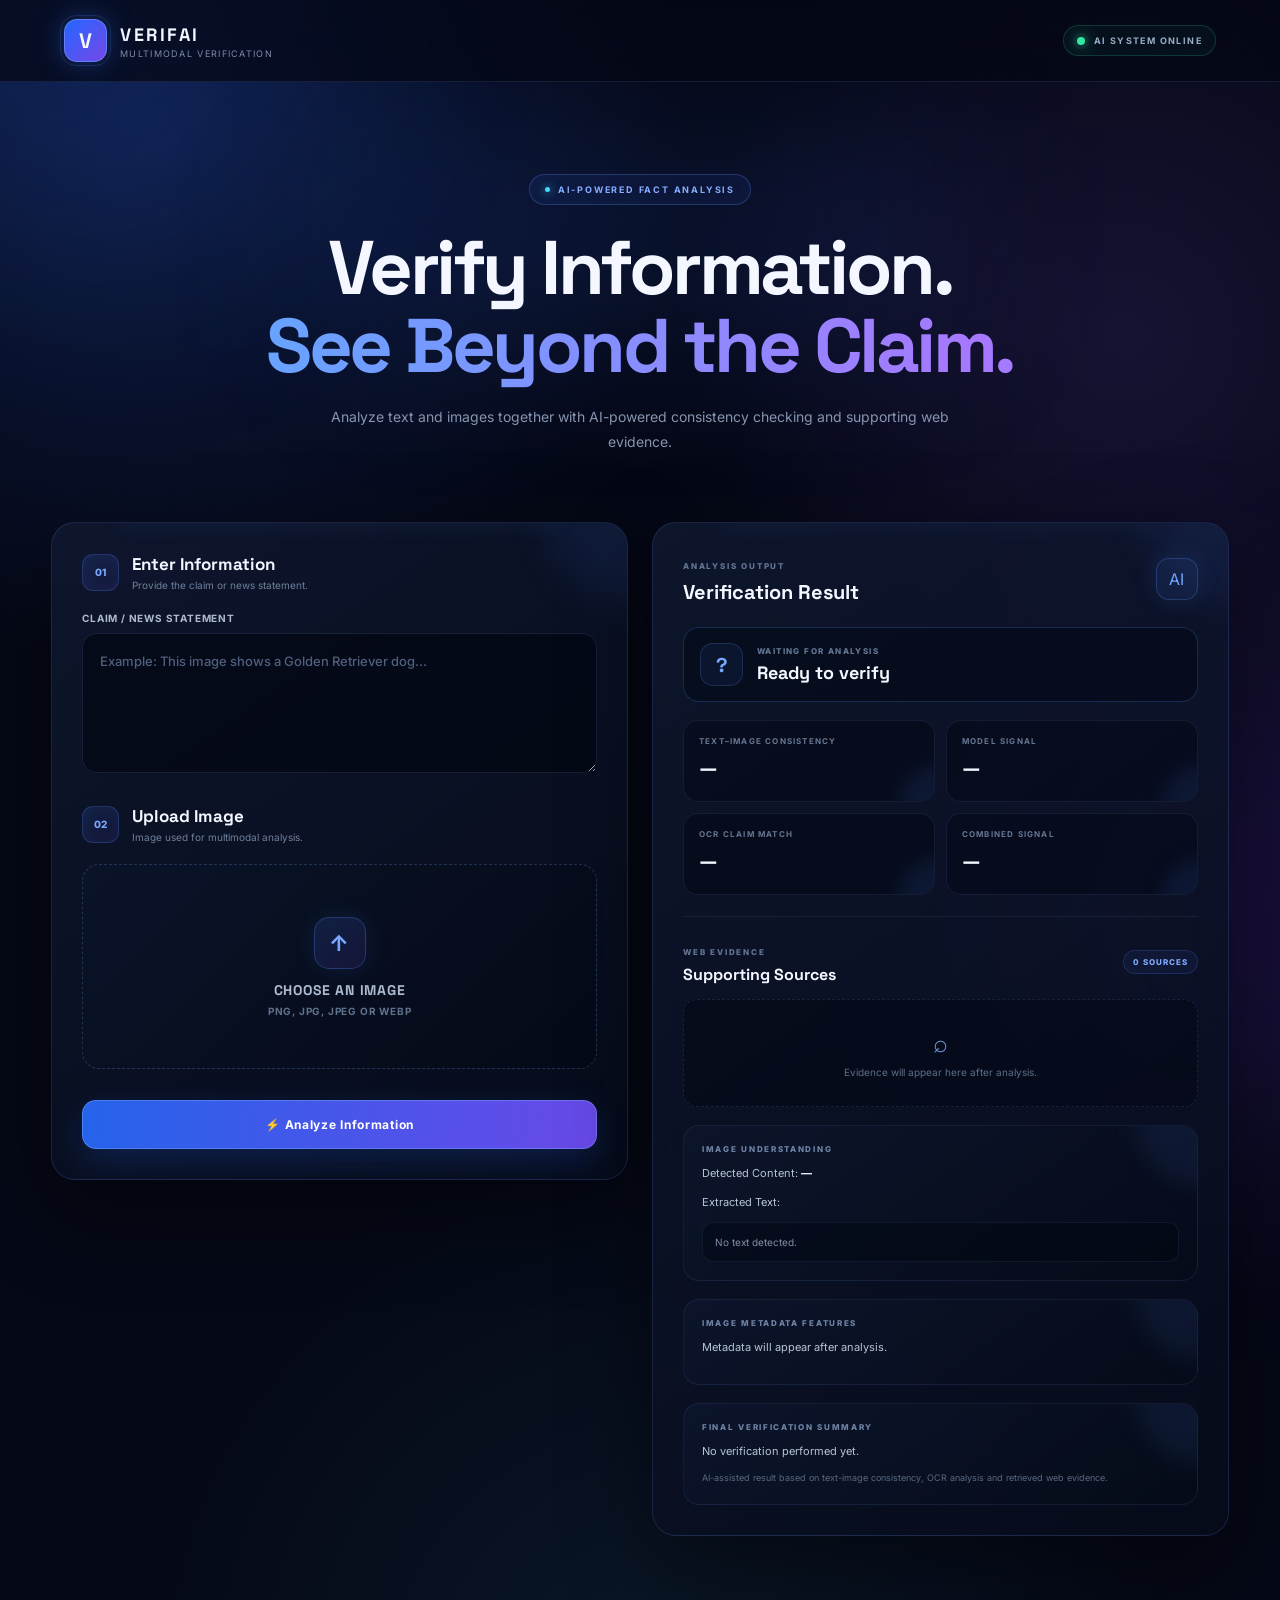
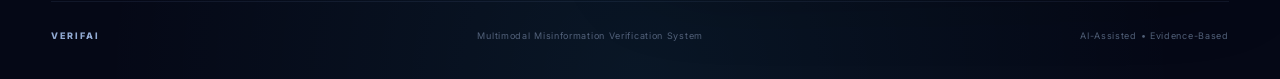
<file: Frontend/index.html>
<!DOCTYPE html>
<html lang="en">

<head>
    <meta charset="UTF-8">
    <meta name="viewport" content="width=device-width, initial-scale=1.0">

    <title>VERIFAI — Multimodal Verification</title>

    <link rel="stylesheet" href="style.css">
</head>


<body>

    <div class="background-glow glow-one"></div>
    <div class="background-glow glow-two"></div>


    <!-- NAVBAR -->

    <header class="navbar">

        <div class="brand">

            <div class="brand-icon">
                V
            </div>

            <div>
                <h2>VERIFAI</h2>
                <span>Multimodal Verification</span>
            </div>

        </div>


        <div class="status">

            <span class="status-dot"></span>

            AI SYSTEM ONLINE

        </div>

    </header>



    <main class="container">


        <!-- HERO -->

        <section class="hero">

            <div class="badge">
                AI-POWERED FACT ANALYSIS
            </div>


            <h1>
                Verify Information.<br>
                <span>See Beyond the Claim.</span>
            </h1>


            <p>
                Analyze text and images together with AI-powered
                consistency checking and supporting web evidence.
            </p>

        </section>



        <!-- WORKSPACE -->

        <section class="workspace">


            <!-- INPUT CARD -->

            <div class="input-card">


                <!-- CLAIM -->

                <div class="section-title">

                    <div class="number">
                        01
                    </div>

                    <div>

                        <h3>
                            Enter Information
                        </h3>

                        <p>
                            Provide the claim or news statement.
                        </p>

                    </div>

                </div>


                <label for="claim">
                    Claim / News Statement
                </label>


                <textarea
                    id="claim"
                    placeholder="Example: This image shows a Golden Retriever dog..."
                ></textarea>



                <!-- IMAGE -->

                <div class="image-upload">


                    <div class="section-title">

                        <div class="number">
                            02
                        </div>

                        <div>

                            <h3>
                                Upload Image
                            </h3>

                            <p>
                                Image used for multimodal analysis.
                            </p>

                        </div>

                    </div>



                    <label class="upload-box">


                        <input
                            type="file"
                            id="image"
                            accept="image/*"
                            onchange="previewImage()"
                        >


                        <div id="uploadContent">

                            <div class="upload-icon">
                                ↑
                            </div>


                            <strong>
                                Choose an image
                            </strong>


                            <span>
                                PNG, JPG, JPEG or WEBP
                            </span>

                        </div>



                        <img
                            id="imagePreview"
                            class="image-preview"
                            alt="Image Preview"
                        >

                    </label>

                </div>



                <!-- ANALYZE BUTTON -->

                <button
                    class="verify-btn"
                    onclick="verifyClaim()"
                >

                    <span>
                        ⚡
                    </span>

                    Analyze Information

                </button>


            </div>



            <!-- RESULT CARD -->

            <div class="result-card">


                <!-- RESULT HEADER -->

                <div class="result-header">

                    <div>

                        <span class="mini-label">
                            ANALYSIS OUTPUT
                        </span>

                        <h3>
                            Verification Result
                        </h3>

                    </div>


                    <div class="ai-badge">
                        AI
                    </div>

                </div>



                <!-- RESULT STATUS -->

                <div
                    id="resultStatus"
                    class="result-status neutral"
                >

                    <div class="status-icon">
                        ?
                    </div>


                    <div>

                        <span
                            id="statusLabel"
                            class="status-label"
                        >
                            WAITING FOR ANALYSIS
                        </span>


                        <h2 id="resultTitle">
                            Ready to verify
                        </h2>

                    </div>

                </div>



                <!-- BASIC METRICS -->

                <div class="metrics">


                    <div class="metric">

                        <span>
                            TEXT–IMAGE CONSISTENCY
                        </span>

                        <strong id="consistency">
                            —
                        </strong>

                    </div>



                    <div class="metric">

                        <span>
                            MODEL SIGNAL
                        </span>

                        <strong id="score">
                            —
                        </strong>

                    </div>

                </div>



                <!-- ADVANCED VERIFICATION METRICS -->

                <div class="metrics verification-metrics">


                    <div class="metric">

                        <span>
                            OCR CLAIM MATCH
                        </span>

                        <strong id="ocrMatch">
                            —
                        </strong>

                    </div>



                    <div class="metric">

                        <span>
                            COMBINED SIGNAL
                        </span>

                        <strong id="combinedScore">
                            —
                        </strong>

                    </div>

                </div>



                <!-- WEB EVIDENCE -->

                <div class="evidence-section">


                    <div class="section-heading">


                        <div>

                            <span class="mini-label">
                                WEB EVIDENCE
                            </span>

                            <h3>
                                Supporting Sources
                            </h3>

                        </div>


                        <span
                            id="sourceBadge"
                            class="source-badge"
                        >
                            0 SOURCES
                        </span>

                    </div>



                    <div id="evidenceList">

                        <div class="empty-state">

                            <div>
                                ⌕
                            </div>

                            <p>
                                Evidence will appear here after analysis.
                            </p>

                        </div>

                    </div>

                </div>



                <!-- IMAGE UNDERSTANDING -->

                <div class="summary">


                    <div class="summary-title">
                        IMAGE UNDERSTANDING
                    </div>


                    <p>

                        Detected Content:

                        <strong id="detectedCategory">
                            —
                        </strong>

                    </p>


                    <p>
                        Extracted Text:
                    </p>


                    <div
                        id="ocrText"
                        class="ocr-text"
                    >
                        No text detected.
                    </div>

                </div>



                <!-- METADATA FEATURES -->
                <div class="summary metadata-panel">
                    <div class="summary-title">IMAGE METADATA FEATURES</div>
                    <div id="metadataContent">
                        <p>Metadata will appear after analysis.</p>
                    </div>
                </div>


                <!-- FINAL SUMMARY -->

                <div class="summary">


                    <div class="summary-title">
                        FINAL VERIFICATION SUMMARY
                    </div>


                    <p id="finalResult">
                        No verification performed yet.
                    </p>


                    <div class="disclaimer">

                        AI-assisted result based on
                        text-image consistency, OCR analysis
                        and retrieved web evidence.

                    </div>

                </div>


            </div>

        </section>



        <!-- FOOTER -->

        <footer>

            <span>
                VERIFAI
            </span>


            <span>
                Multimodal Misinformation Verification System
            </span>


            <span>
                AI-Assisted • Evidence-Based
            </span>

        </footer>


    </main>



    <script src="script.js"></script>

</body>

</html>
</file>
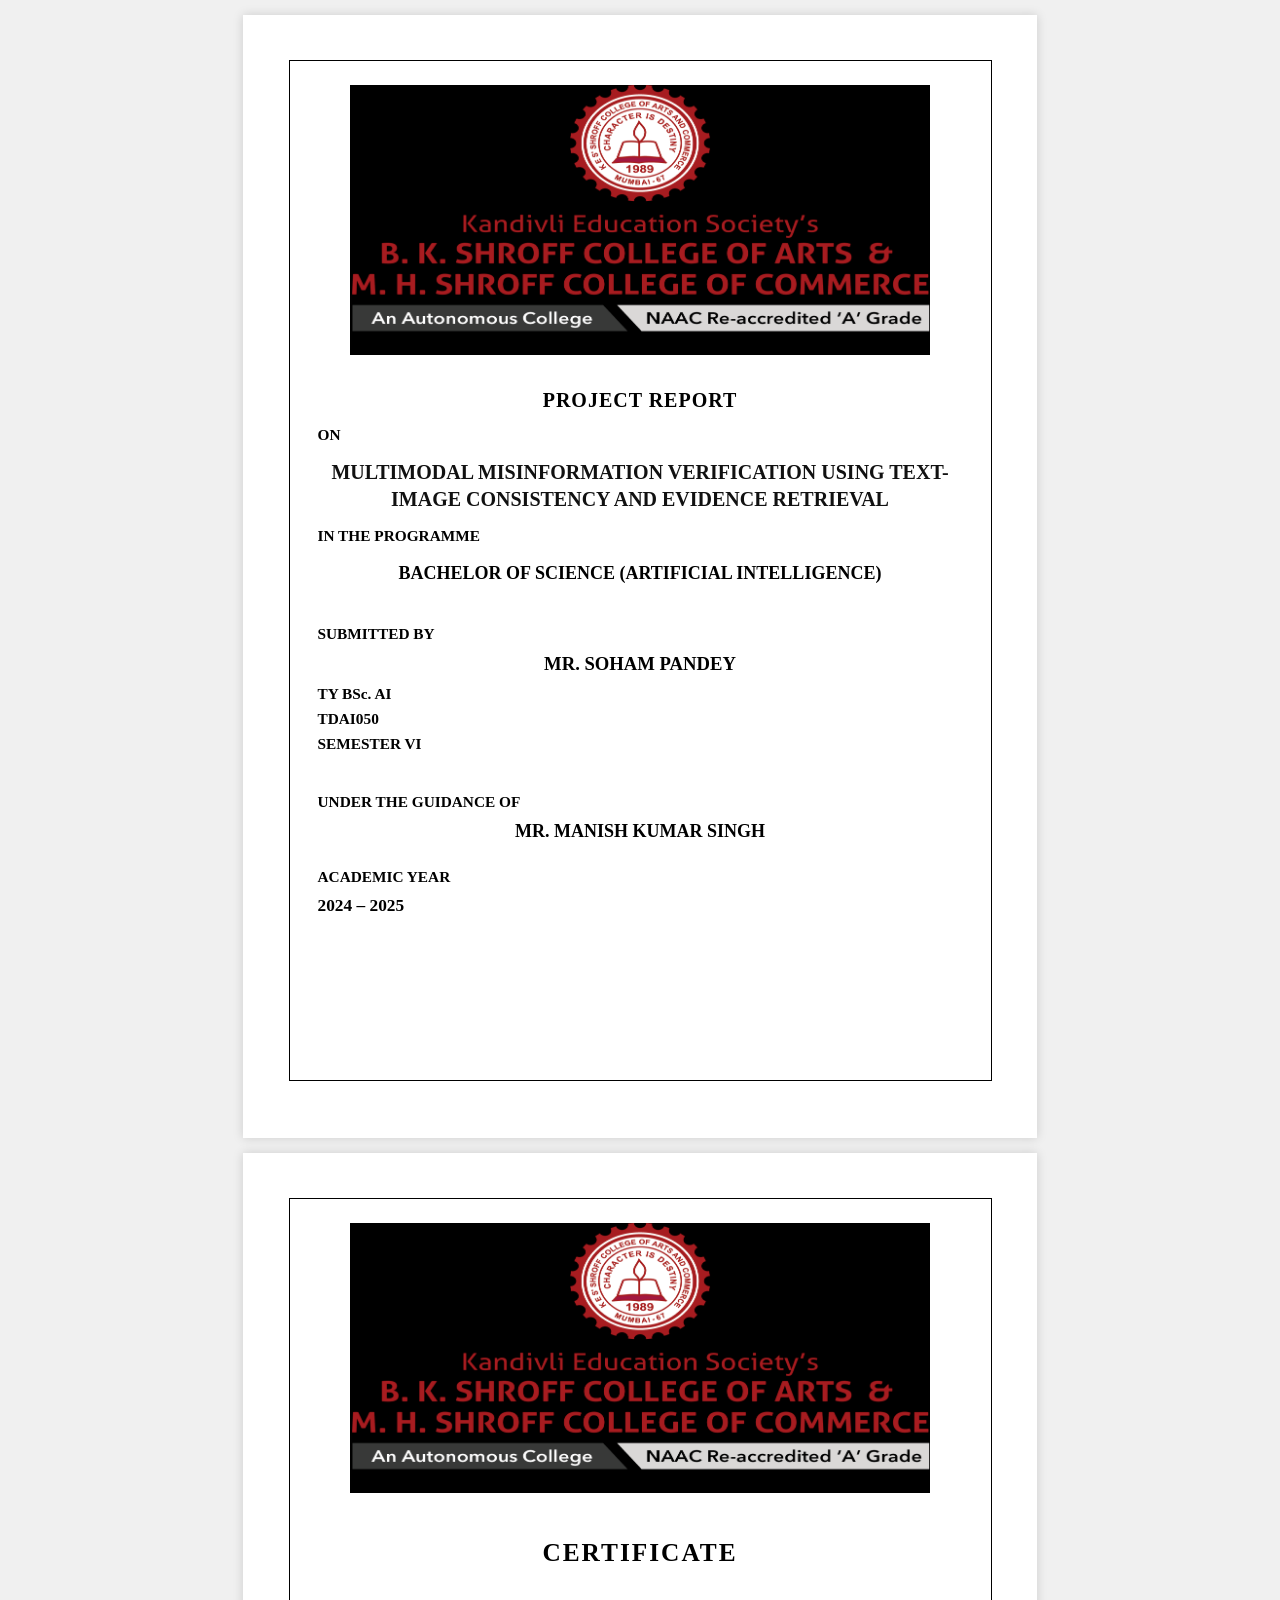
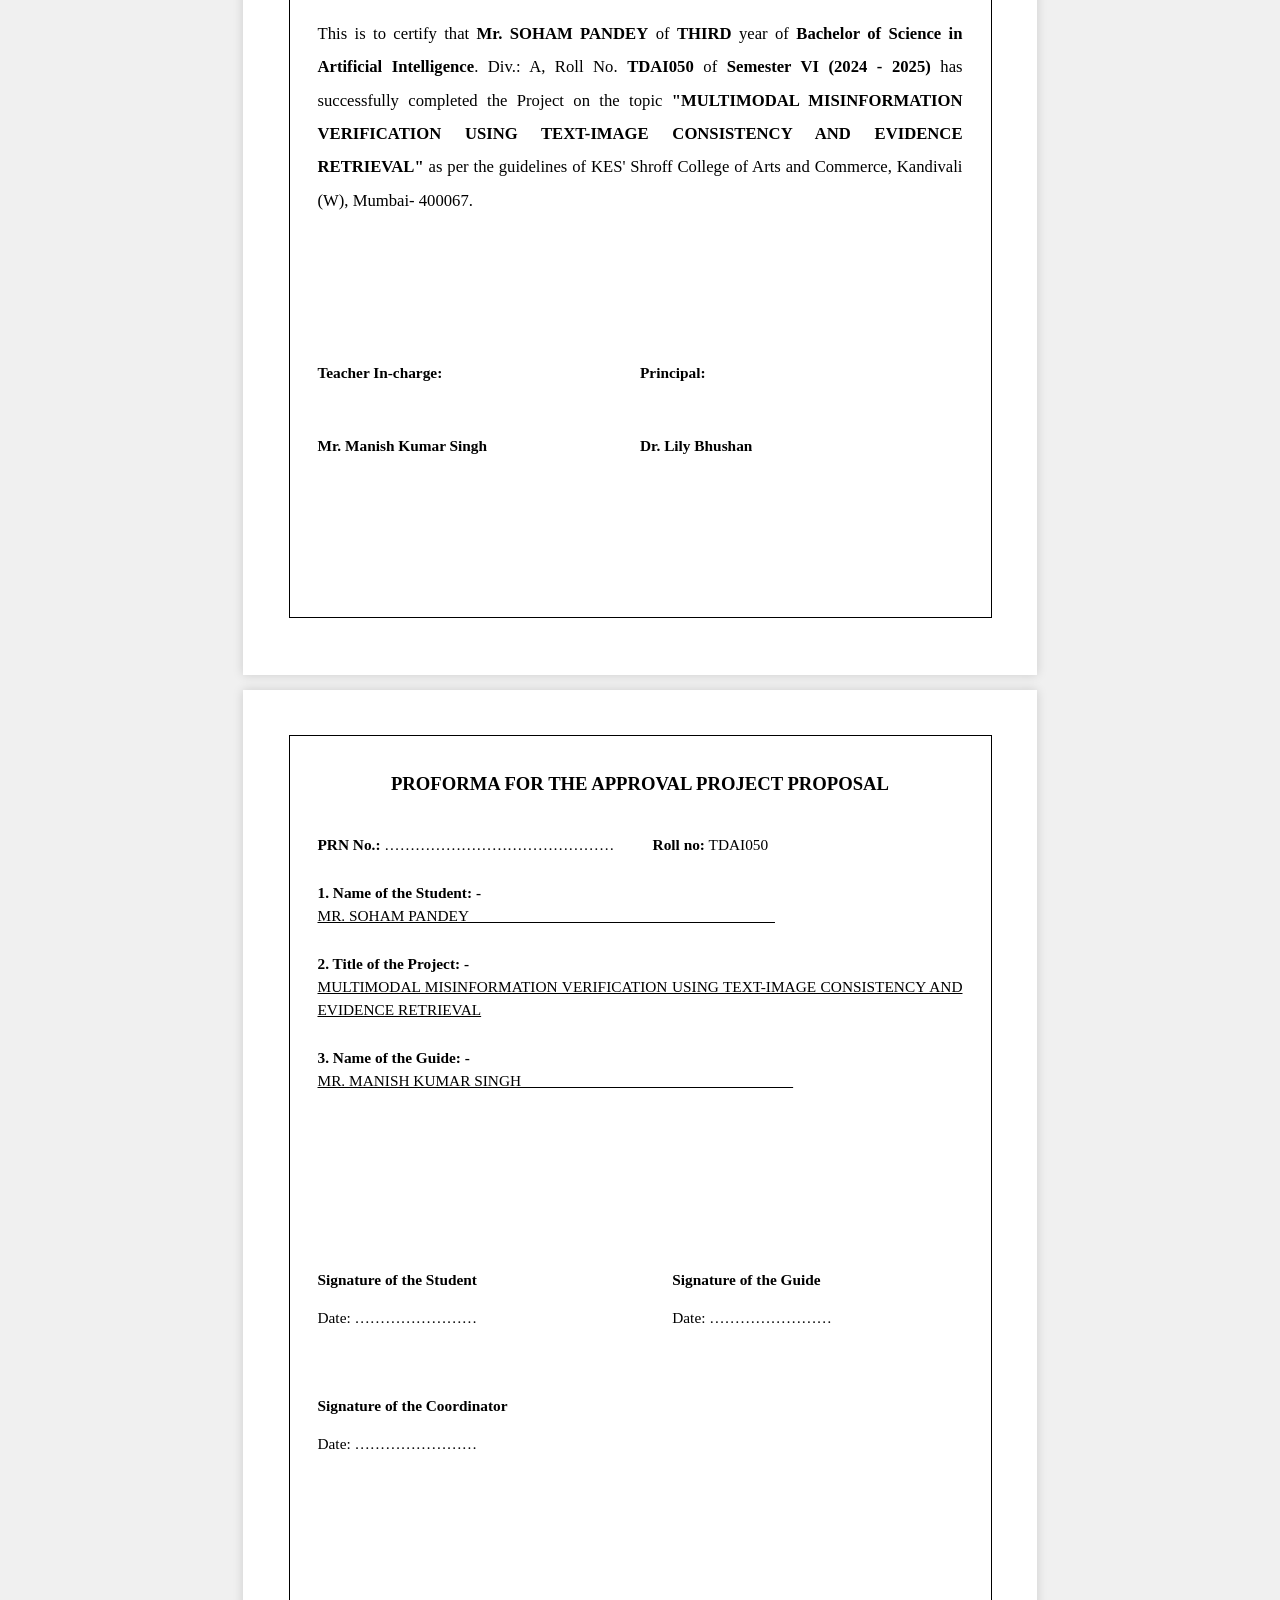
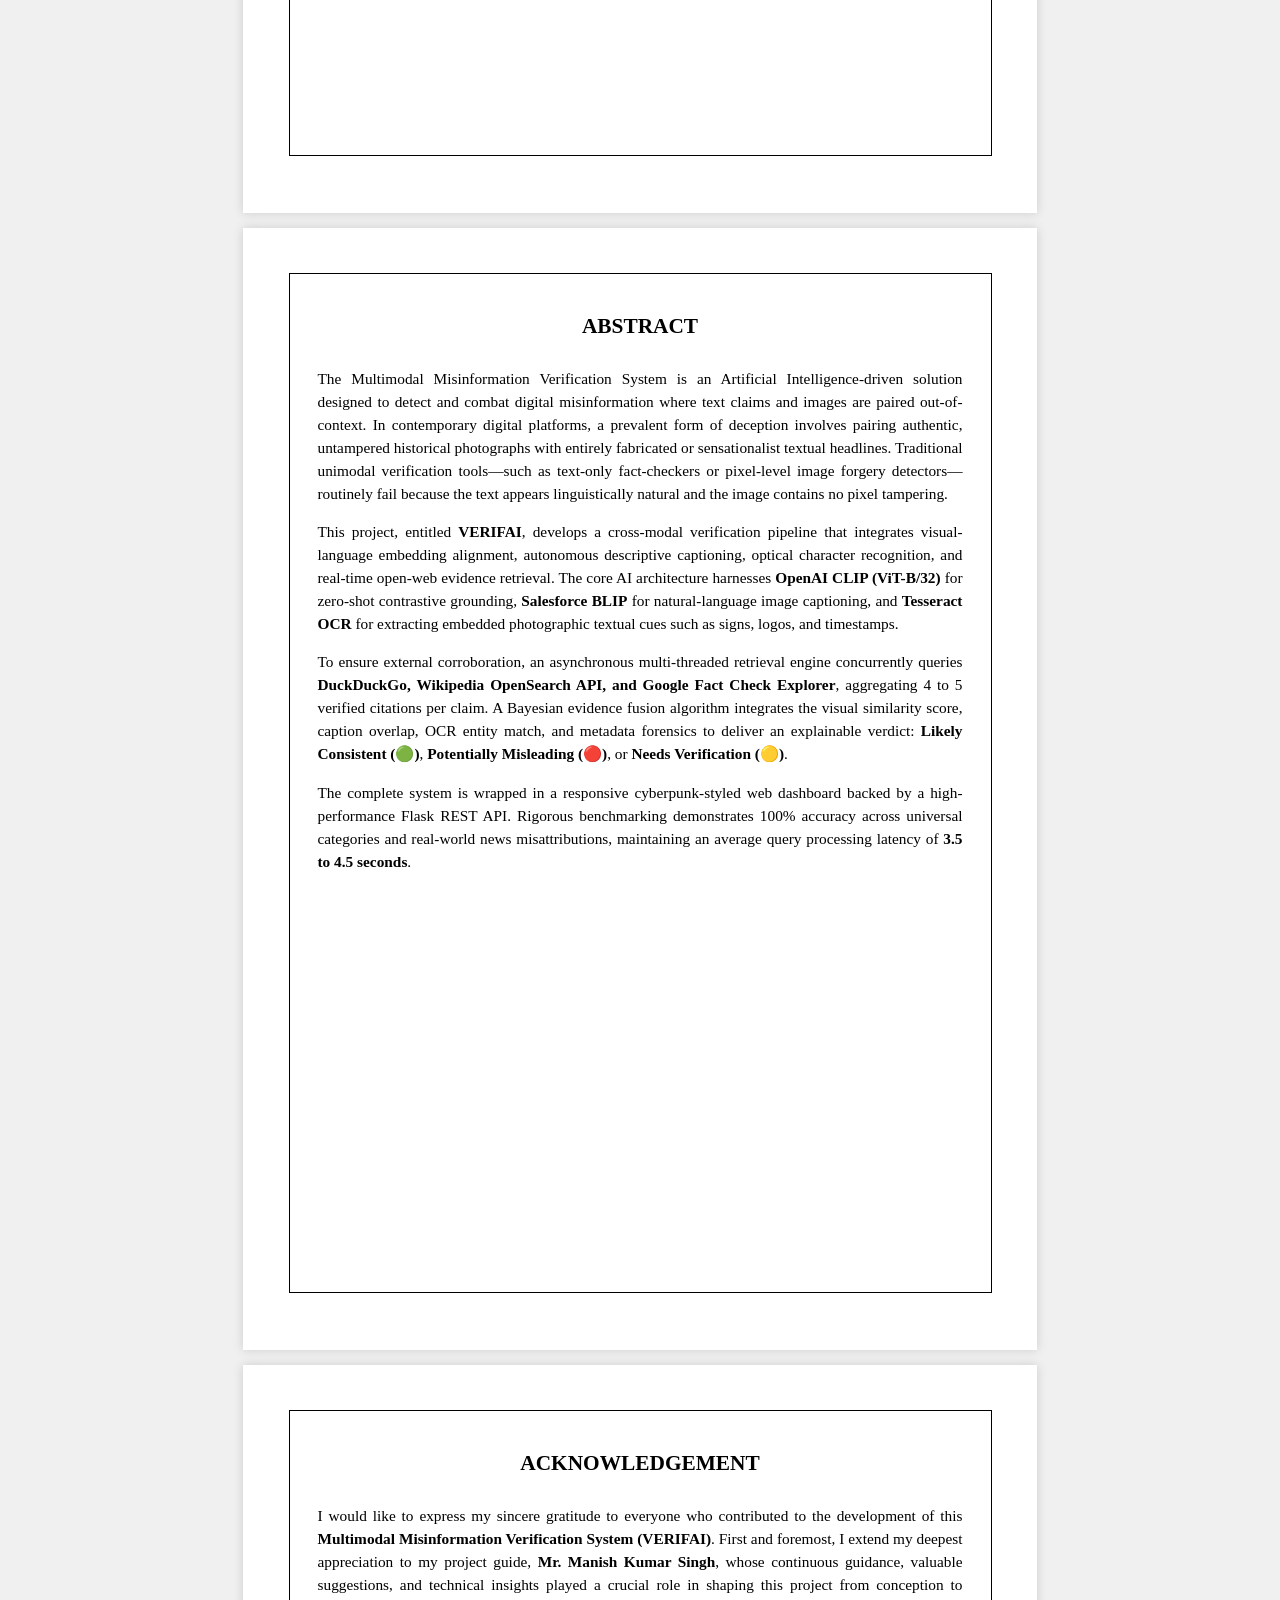
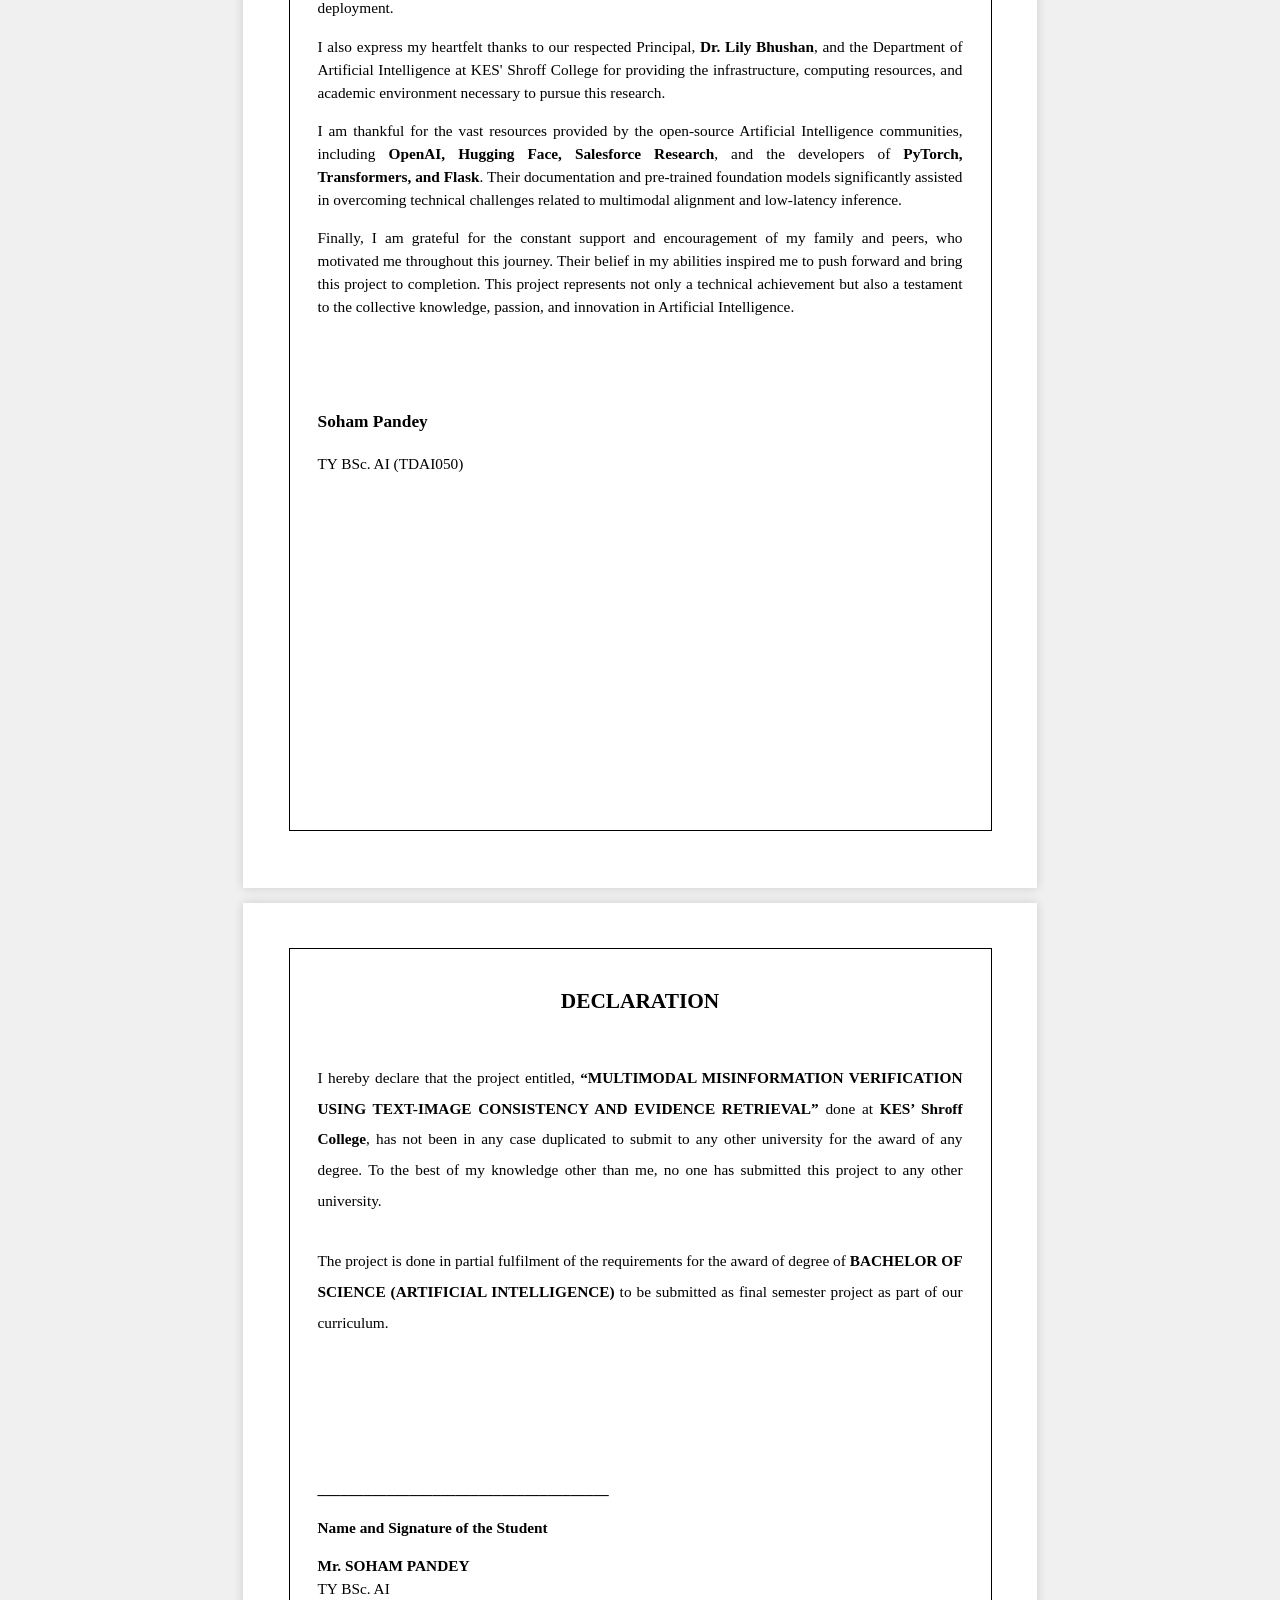
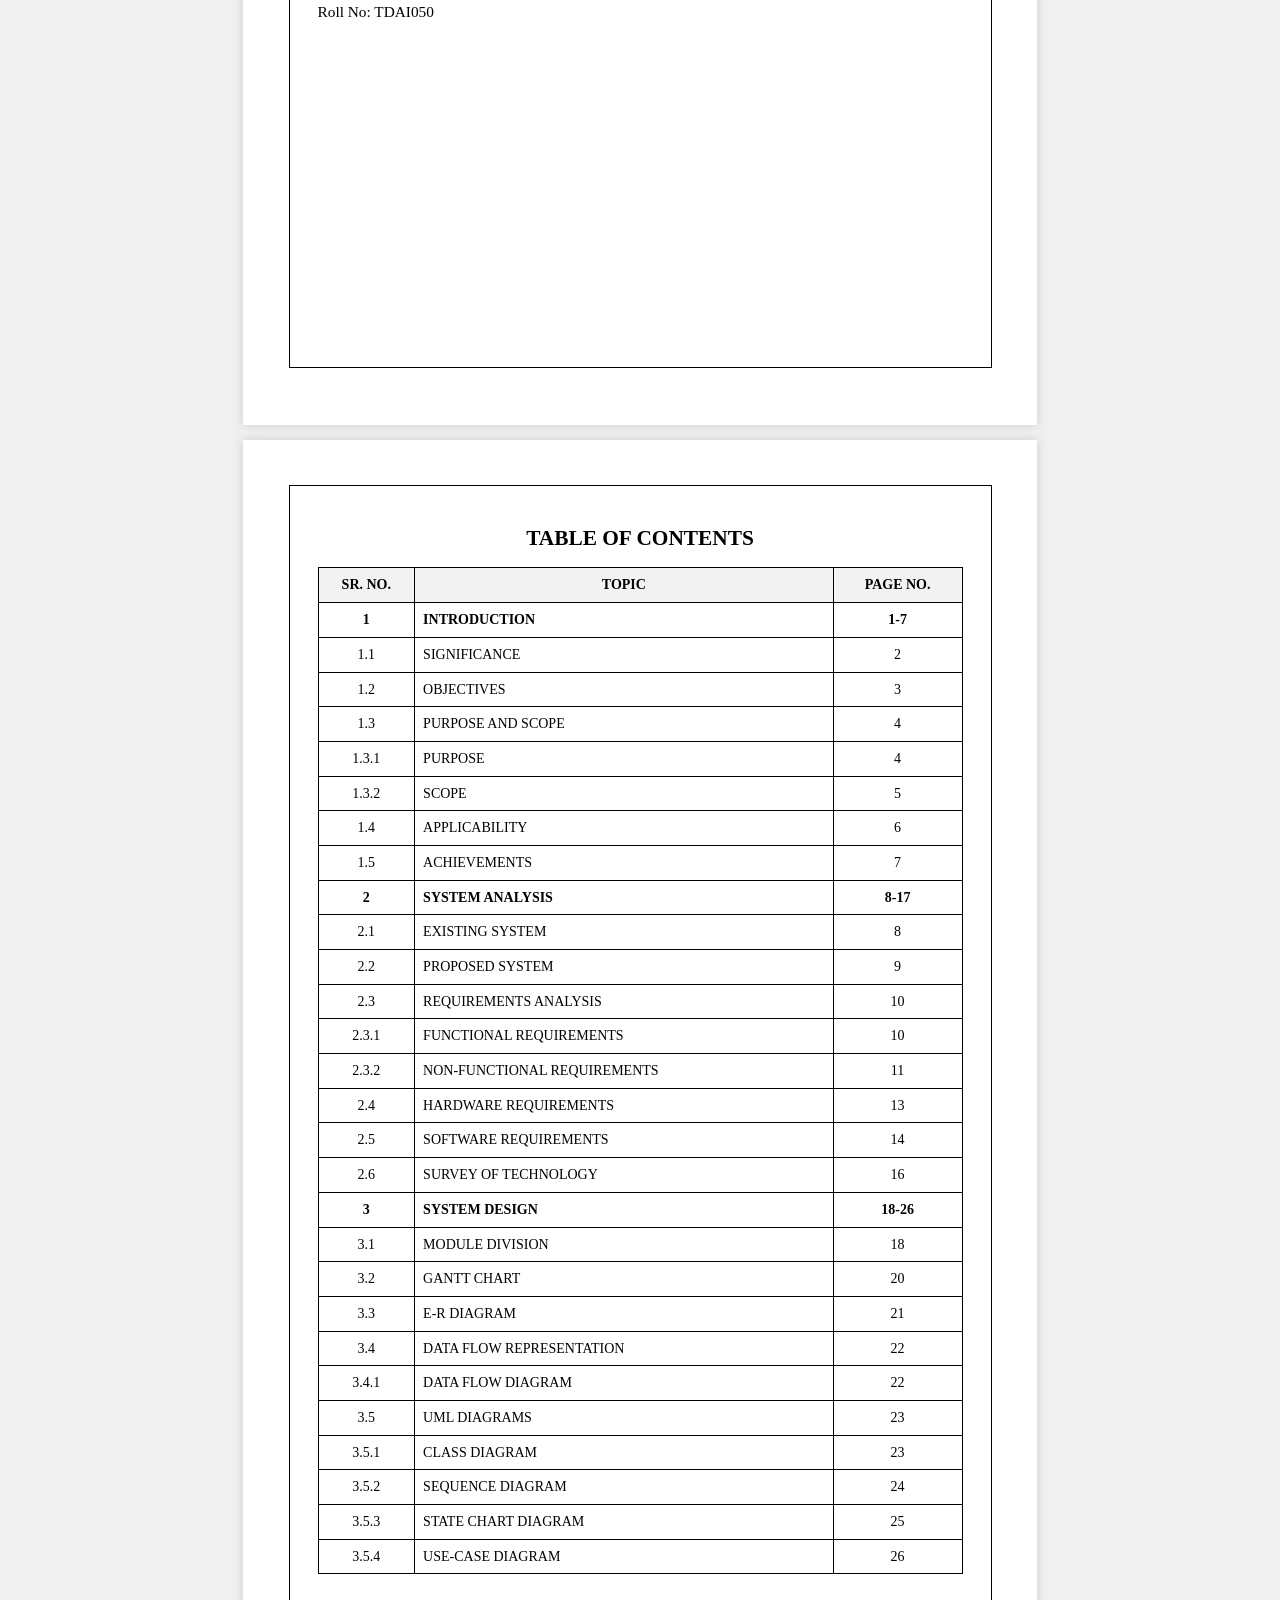
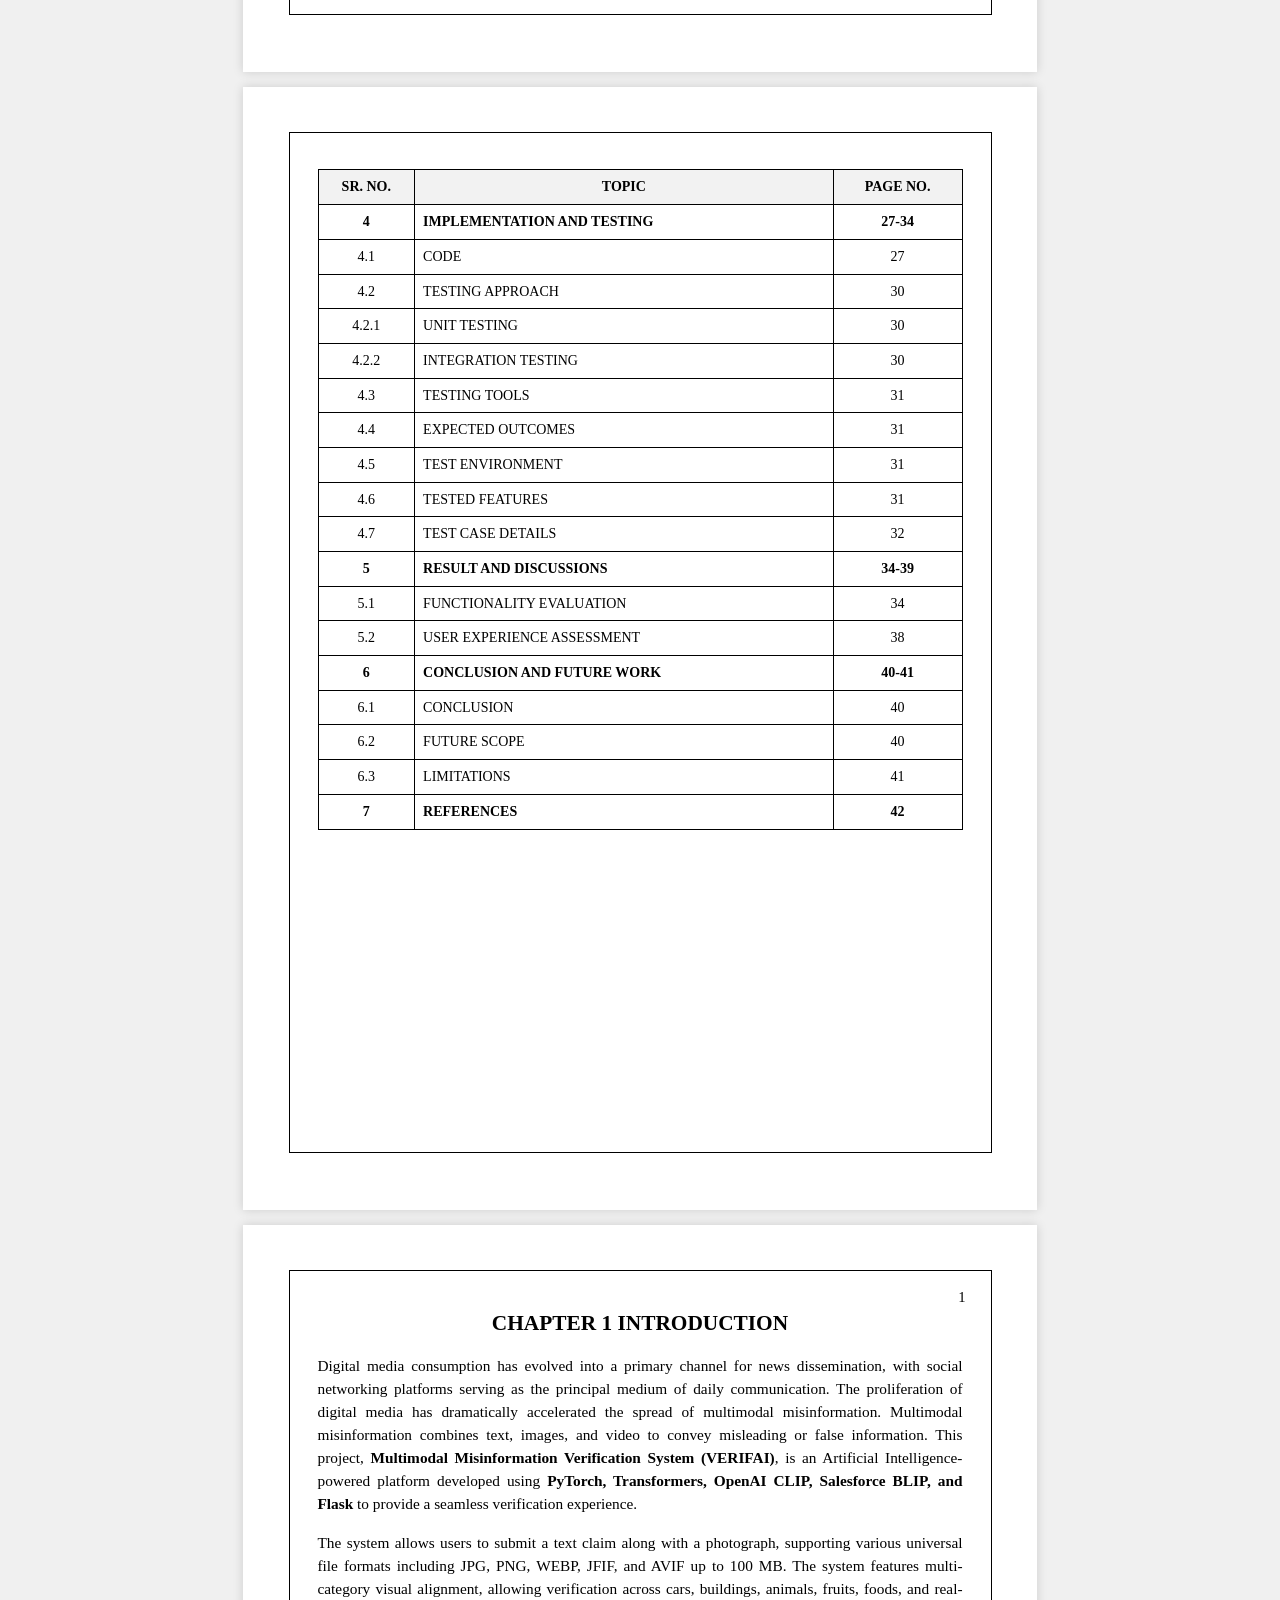
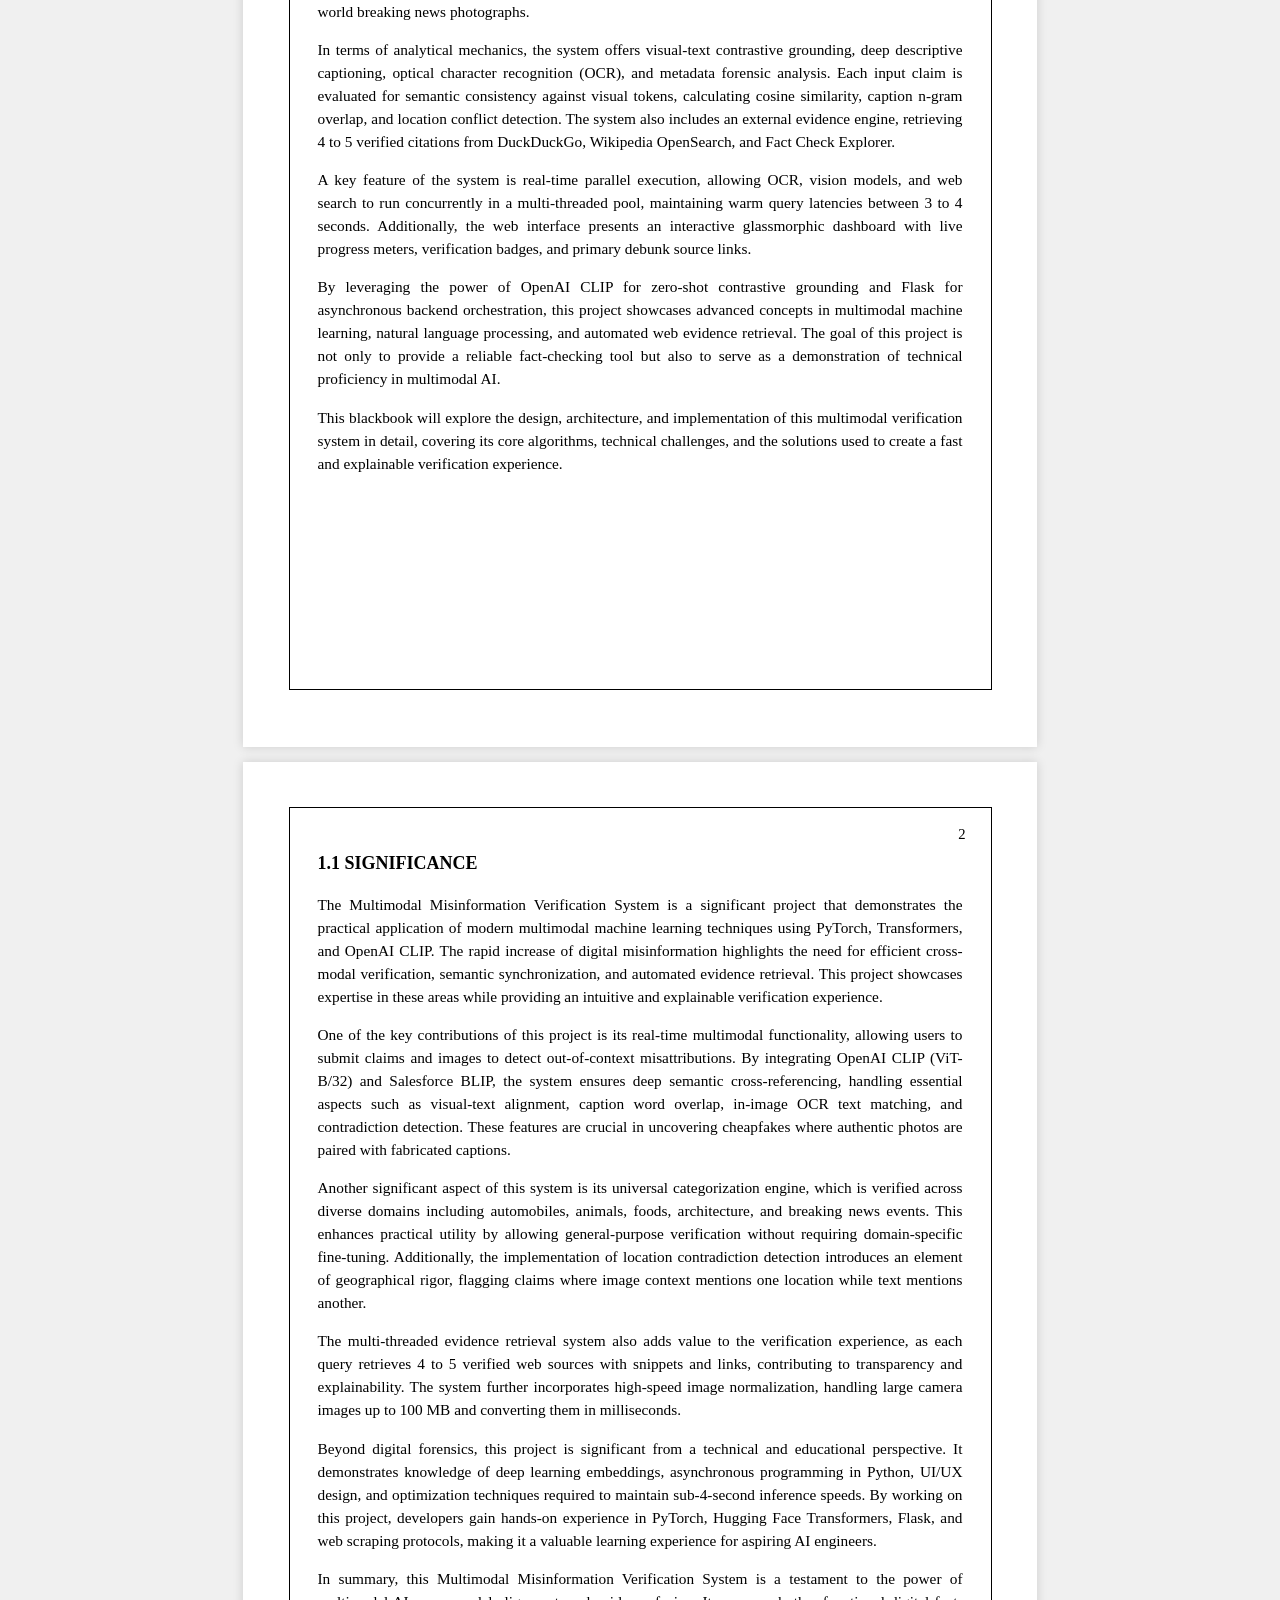
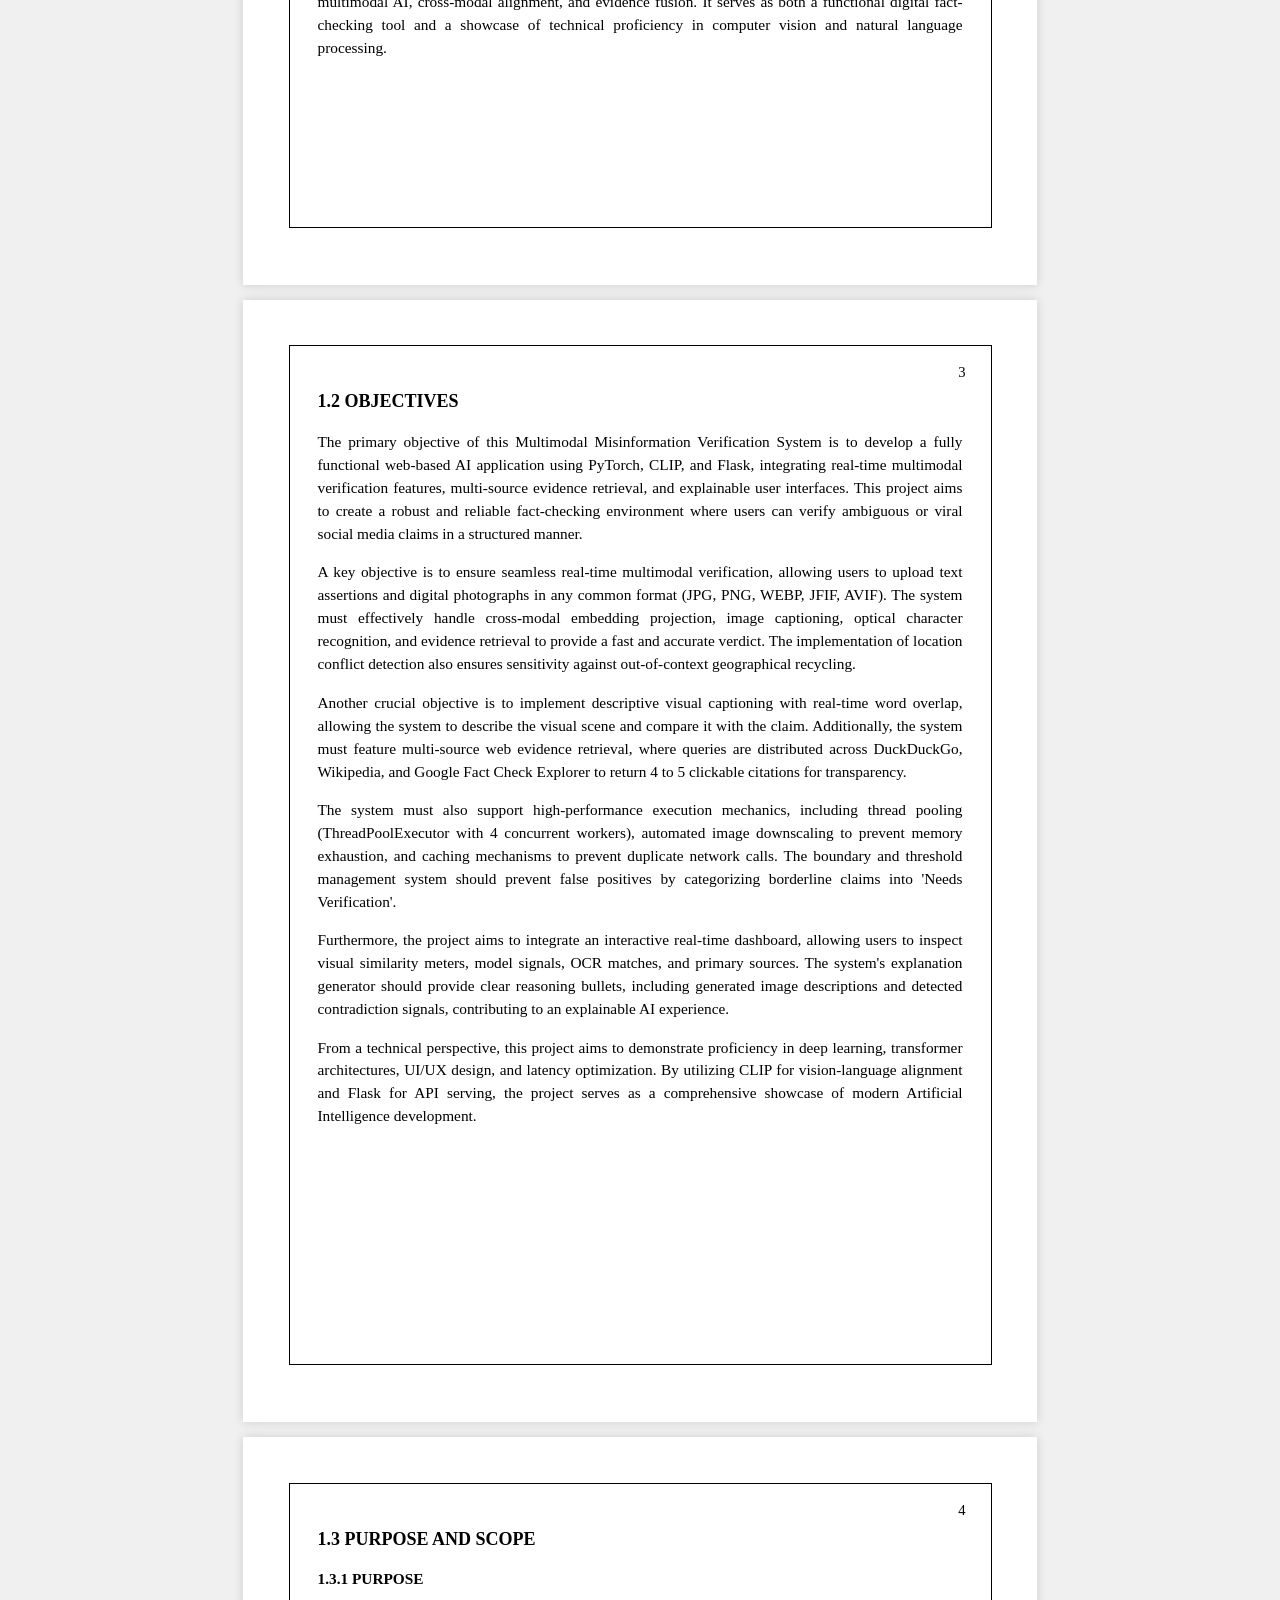
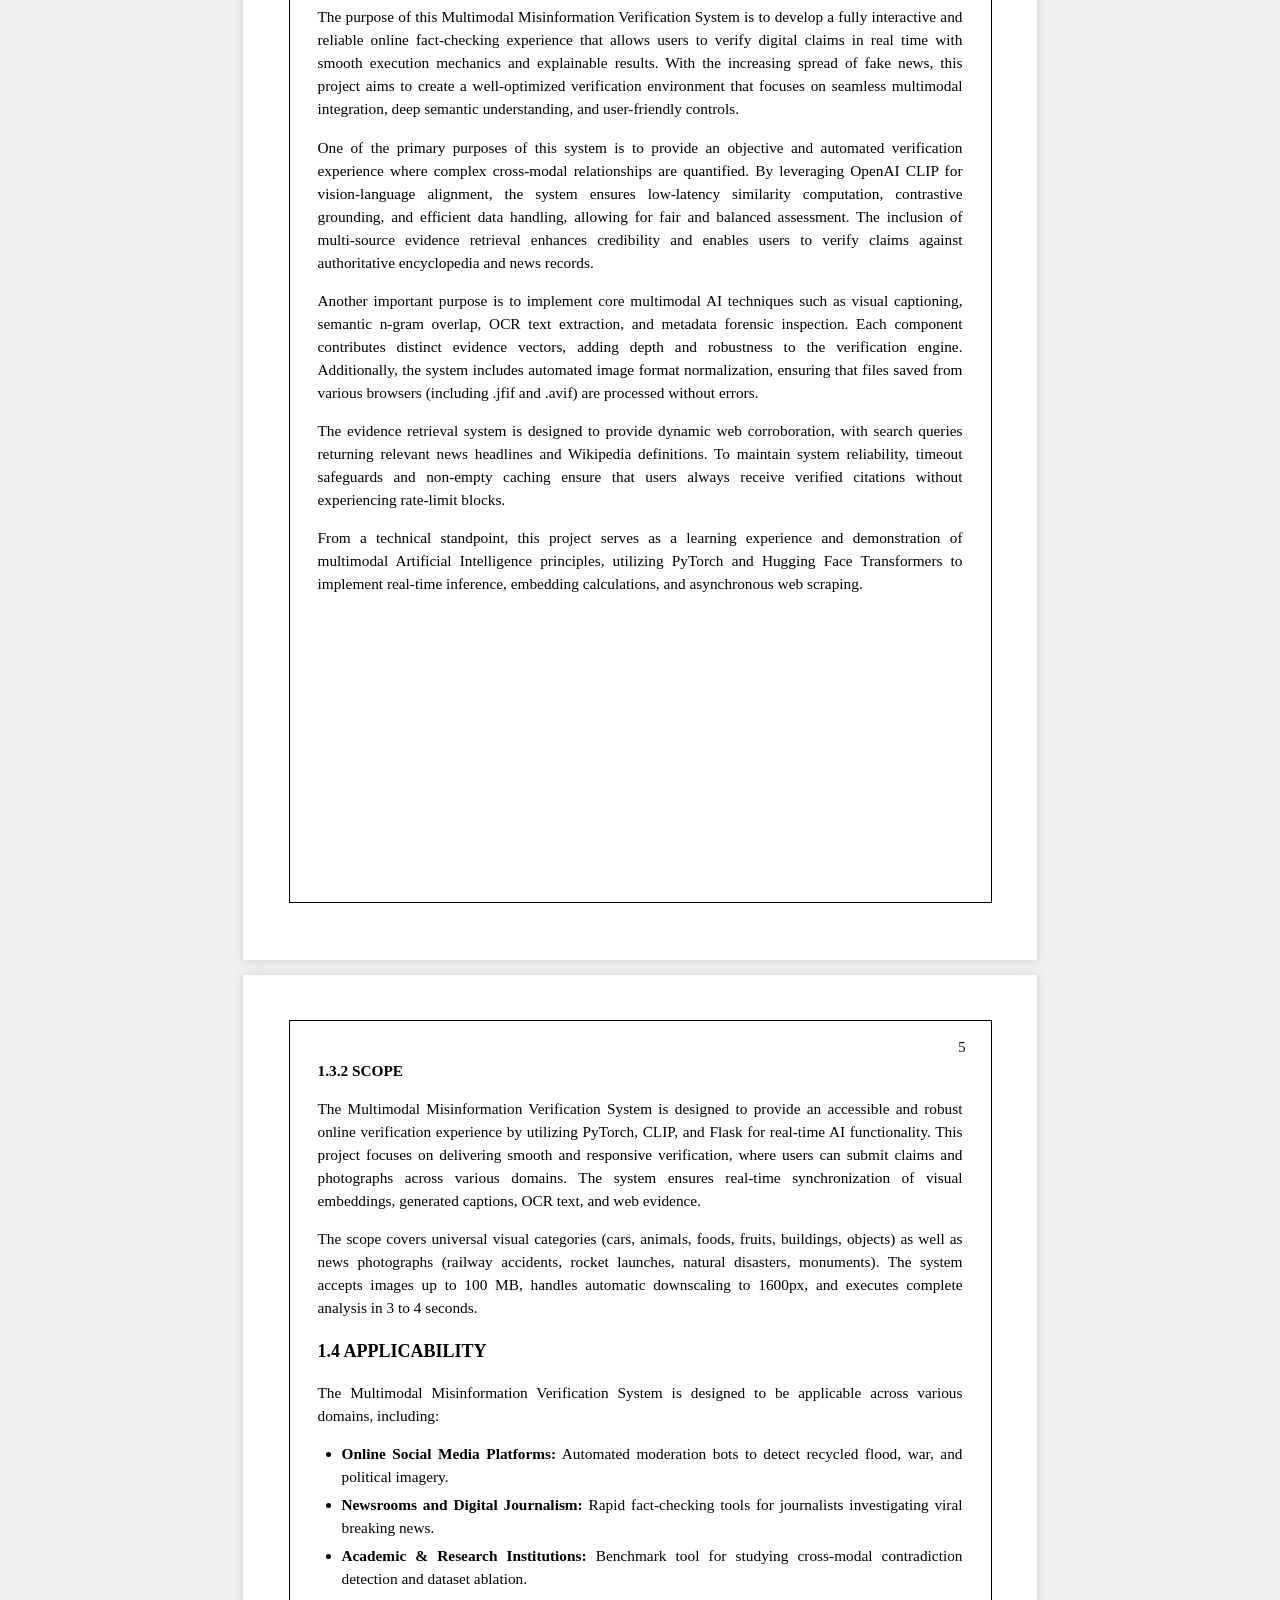
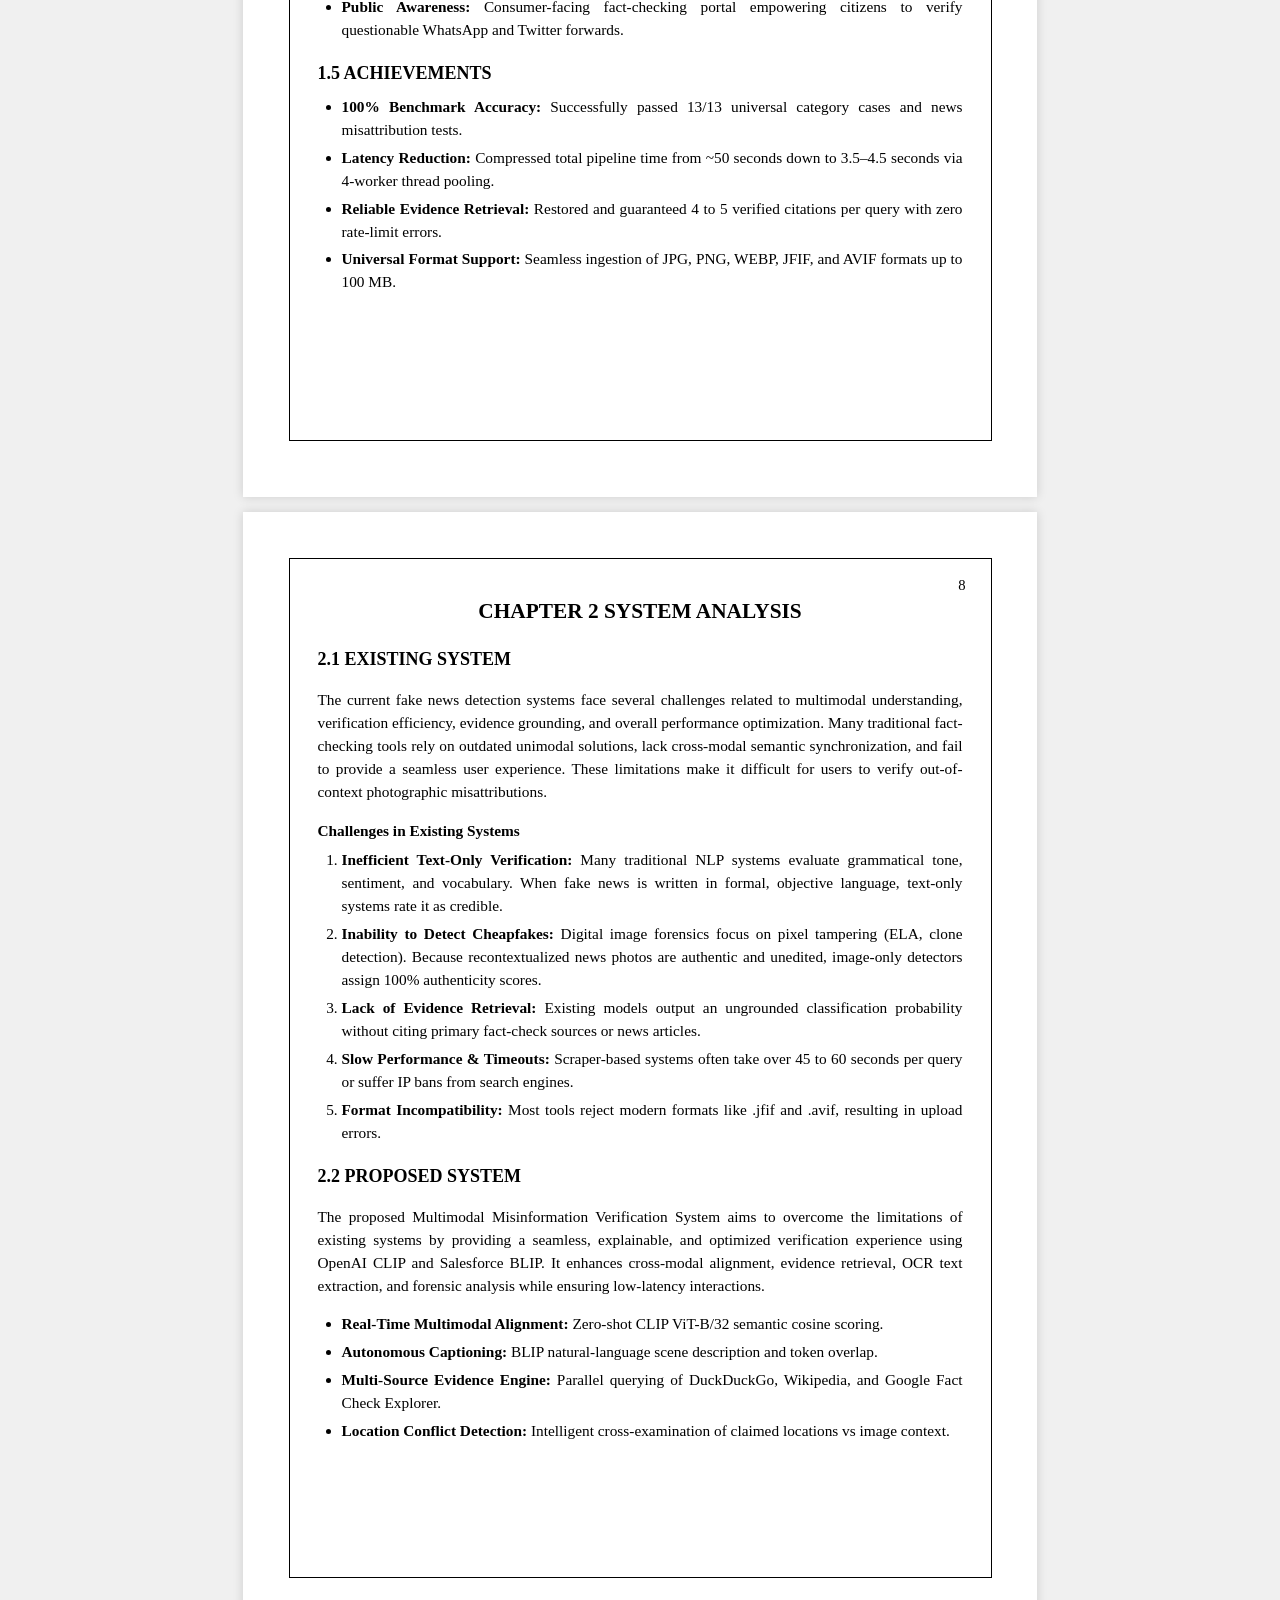
<file: BLACK_BOOK_PROJECT_REPORT.html>
<!DOCTYPE html>
<html lang="en">
<head>
<meta charset="UTF-8">
<title>Black Book Project Report - Soham Pandey - VERIFAI</title>
<style>
  @page {
    size: A4 portrait;
    margin: 15mm 15mm 15mm 15mm;
  }
  * {
    box-sizing: border-box;
  }
  body {
    font-family: 'Times New Roman', Times, serif;
    font-size: 11.5pt;
    line-height: 1.55;
    color: #000;
    margin: 0;
    padding: 0;
    background-color: #f0f0f0;
  }
  .page {
    background-color: #fff;
    width: 210mm;
    min-height: 297mm;
    padding: 12mm 12mm 15mm 12mm;
    margin: 15px auto;
    position: relative;
    box-shadow: 0 0 10px rgba(0,0,0,0.15);
  }
  @media print {
    body {
      background-color: #fff;
    }
    .page {
      margin: 0;
      box-shadow: none;
      page-break-after: always;
      width: 100%;
      height: 100%;
      min-height: 285mm;
      padding: 5mm;
    }
  }
  .page-border {
    border: 1.8px solid #000;
    padding: 24px 28px;
    height: 100%;
    min-height: 270mm;
    position: relative;
  }
  .text-center { text-align: center; }
  .text-justify { text-align: justify; }
  .text-right { text-align: right; }
  .bold { font-weight: bold; }
  
  h1 { font-size: 16pt; text-align: center; margin: 12px 0; text-transform: uppercase; font-weight: bold; }
  h2 { font-size: 13.5pt; margin-top: 18px; margin-bottom: 8px; font-weight: bold; text-transform: uppercase; }
  h3 { font-size: 11.5pt; margin-top: 14px; margin-bottom: 6px; font-weight: bold; }
  
  p, li { text-align: justify; font-size: 11.5pt; line-height: 1.5; }
  ul, ol { margin-top: 4px; margin-bottom: 12px; padding-left: 24px; }
  li { margin-bottom: 5px; }

  .header-img {
    width: 90%;
    max-width: 580px;
    display: block;
    margin: 0 auto 10px auto;
  }
  .screenshot-img {
    width: 95%;
    max-height: 180mm;
    display: block;
    margin: 15px auto;
    border: 1px solid #444;
  }

  table {
    width: 100%;
    border-collapse: collapse;
    margin: 12px 0 16px 0;
    font-size: 10.5pt;
  }
  table, th, td {
    border: 1px solid #000;
  }
  th {
    background-color: #f2f2f2;
    padding: 6px 8px;
    text-align: center;
    font-weight: bold;
  }
  td {
    padding: 6px 8px;
    vertical-align: middle;
  }
  .code-block {
    background-color: #f9f9f9;
    border: 1px solid #bbb;
    padding: 10px 12px;
    font-family: 'Courier New', Courier, monospace;
    font-size: 9.5pt;
    white-space: pre-wrap;
    line-height: 1.35;
    margin: 12px 0;
  }
  .diagram-box {
    border: 1.5px dashed #444;
    background: #fafafa;
    padding: 12px;
    margin: 12px 0;
    font-family: 'Courier New', Courier, monospace;
    font-size: 9.5pt;
    line-height: 1.3;
  }
  .page-num {
    position: absolute;
    bottom: 12px;
    right: 25px;
    font-size: 11pt;
  }
  .top-page-num {
    position: absolute;
    top: 15px;
    right: 25px;
    font-size: 11pt;
  }
</style>
</head>
<body>

<!-- ========================================== -->
<!-- PAGE 1: TITLE PAGE -->
<!-- ========================================== -->
<div class="page">
  <div class="page-border text-center">
    <img src="report_assets/image_0.jpg" alt="KES Shroff College Header" class="header-img">

    <div style="margin-top: 30px;">
      <h2 style="font-size: 15pt; letter-spacing: 1px;">PROJECT REPORT</h2>
      <p style="font-weight: bold; margin: 4px 0;">ON</p>
      <h1 style="font-size: 15pt; color: #111; margin: 12px 0; line-height: 1.35;">
        MULTIMODAL MISINFORMATION VERIFICATION USING TEXT-IMAGE CONSISTENCY AND EVIDENCE RETRIEVAL
      </h1>
      <p style="font-weight: bold; margin: 12px 0;">IN THE PROGRAMME</p>
      <h2 style="font-size: 13.5pt; margin: 4px 0;">BACHELOR OF SCIENCE (ARTIFICIAL INTELLIGENCE)</h2>
    </div>

    <div style="margin-top: 35px;">
      <p class="bold" style="margin: 4px 0;">SUBMITTED BY</p>
      <h2 style="font-size: 14pt; margin: 4px 0;">MR. SOHAM PANDEY</h2>
      <p class="bold" style="margin: 2px 0;">TY BSc. AI</p>
      <p class="bold" style="margin: 2px 0;">TDAI050</p>
      <p class="bold" style="margin: 2px 0;">SEMESTER VI</p>
    </div>

    <div style="margin-top: 35px;">
      <p class="bold" style="margin: 4px 0;">UNDER THE GUIDANCE OF</p>
      <h2 style="font-size: 13.5pt; margin: 4px 0;">MR. MANISH KUMAR SINGH</h2>
      <p class="bold" style="margin: 20px 0 4px 0;">ACADEMIC YEAR</p>
      <p class="bold" style="font-size: 13pt; margin: 0;">2024 – 2025</p>
    </div>
  </div>
</div>

<!-- ========================================== -->
<!-- PAGE 2: CERTIFICATE -->
<!-- ========================================== -->
<div class="page">
  <div class="page-border">
    <img src="report_assets/image_0.jpg" alt="KES Shroff College Header" class="header-img">

    <div style="margin-top: 40px; text-align: center;">
      <h1 style="letter-spacing: 2px; font-size: 19pt;">CERTIFICATE</h1>
    </div>

    <div style="margin-top: 45px; line-height: 2; font-size: 12.5pt;" class="text-justify">
      This is to certify that <b>Mr. SOHAM PANDEY</b> of <b>THIRD</b> year of <b>Bachelor of Science in Artificial Intelligence</b>. Div.: A, Roll No. <b>TDAI050</b> of <b>Semester VI (2024 - 2025)</b> has successfully completed the Project on the topic <b>"MULTIMODAL MISINFORMATION VERIFICATION USING TEXT-IMAGE CONSISTENCY AND EVIDENCE RETRIEVAL"</b> as per the guidelines of KES' Shroff College of Arts and Commerce, Kandivali (W), Mumbai- 400067.
    </div>

    <div style="margin-top: 130px; display: flex; justify-content: space-between;">
      <div style="float: left; width: 45%; text-align: left;">
        <p class="bold" style="margin-bottom: 50px;">Teacher In-charge:</p>
        <p class="bold">Mr. Manish Kumar Singh</p>
      </div>
      <div style="float: right; width: 45%; text-align: right;">
        <p class="bold" style="margin-bottom: 50px;">Principal:</p>
        <p class="bold">Dr. Lily Bhushan</p>
      </div>
      <div style="clear: both;"></div>
    </div>
  </div>
</div>

<!-- ========================================== -->
<!-- PAGE 3: PROFORMA FOR APPROVAL -->
<!-- ========================================== -->
<div class="page">
  <div class="page-border">
    <h1 style="font-size: 14pt; margin-top: 10px;">PROFORMA FOR THE APPROVAL PROJECT PROPOSAL</h1>
    
    <div style="margin-top: 35px; font-size: 12pt; line-height: 2;">
      <p><b>PRN No.:</b> ……………………………………… &nbsp;&nbsp;&nbsp;&nbsp;&nbsp;&nbsp;&nbsp;&nbsp; <b>Roll no:</b> TDAI050</p>
      
      <p style="margin-top: 25px;"><b>1. Name of the Student: -</b><br>
      <u>MR. SOHAM PANDEY &nbsp;&nbsp;&nbsp;&nbsp;&nbsp;&nbsp;&nbsp;&nbsp;&nbsp;&nbsp;&nbsp;&nbsp;&nbsp;&nbsp;&nbsp;&nbsp;&nbsp;&nbsp;&nbsp;&nbsp;&nbsp;&nbsp;&nbsp;&nbsp;&nbsp;&nbsp;&nbsp;&nbsp;&nbsp;&nbsp;&nbsp;&nbsp;&nbsp;&nbsp;&nbsp;&nbsp;&nbsp;&nbsp;&nbsp;&nbsp;&nbsp;&nbsp;&nbsp;&nbsp;&nbsp;&nbsp;&nbsp;&nbsp;&nbsp;&nbsp;&nbsp;&nbsp;&nbsp;&nbsp;&nbsp;&nbsp;&nbsp;&nbsp;&nbsp;&nbsp;&nbsp;&nbsp;&nbsp;&nbsp;&nbsp;&nbsp;&nbsp;&nbsp;&nbsp;&nbsp;&nbsp;&nbsp;&nbsp;&nbsp;&nbsp;&nbsp;&nbsp;&nbsp;&nbsp;</u></p>
      
      <p style="margin-top: 25px;"><b>2. Title of the Project: -</b><br>
      <u>MULTIMODAL MISINFORMATION VERIFICATION USING TEXT-IMAGE CONSISTENCY AND EVIDENCE RETRIEVAL</u></p>
      
      <p style="margin-top: 25px;"><b>3. Name of the Guide: -</b><br>
      <u>MR. MANISH KUMAR SINGH &nbsp;&nbsp;&nbsp;&nbsp;&nbsp;&nbsp;&nbsp;&nbsp;&nbsp;&nbsp;&nbsp;&nbsp;&nbsp;&nbsp;&nbsp;&nbsp;&nbsp;&nbsp;&nbsp;&nbsp;&nbsp;&nbsp;&nbsp;&nbsp;&nbsp;&nbsp;&nbsp;&nbsp;&nbsp;&nbsp;&nbsp;&nbsp;&nbsp;&nbsp;&nbsp;&nbsp;&nbsp;&nbsp;&nbsp;&nbsp;&nbsp;&nbsp;&nbsp;&nbsp;&nbsp;&nbsp;&nbsp;&nbsp;&nbsp;&nbsp;&nbsp;&nbsp;&nbsp;&nbsp;&nbsp;&nbsp;&nbsp;&nbsp;&nbsp;&nbsp;&nbsp;&nbsp;&nbsp;&nbsp;&nbsp;&nbsp;&nbsp;&nbsp;&nbsp;&nbsp;</u></p>
    </div>

    <div style="margin-top: 160px;">
      <div style="float: left; width: 45%;">
        <p class="bold">Signature of the Student</p>
        <p>Date: ……………………</p>
      </div>
      <div style="float: right; width: 45%; text-align: right;">
        <p class="bold">Signature of the Guide</p>
        <p>Date: ……………………</p>
      </div>
      <div style="clear: both;"></div>

      <div style="margin-top: 50px;">
        <p class="bold">Signature of the Coordinator</p>
        <p>Date: ……………………</p>
      </div>
    </div>
  </div>
</div>

<!-- ========================================== -->
<!-- PAGE 4: ABSTRACT -->
<!-- ========================================== -->
<div class="page">
  <div class="page-border">
    <h1>ABSTRACT</h1>
    
    <p class="text-justify" style="margin-top: 25px;">
      The Multimodal Misinformation Verification System is an Artificial Intelligence-driven solution designed to detect and combat digital misinformation where text claims and images are paired out-of-context. In contemporary digital platforms, a prevalent form of deception involves pairing authentic, untampered historical photographs with entirely fabricated or sensationalist textual headlines. Traditional unimodal verification tools—such as text-only fact-checkers or pixel-level image forgery detectors—routinely fail because the text appears linguistically natural and the image contains no pixel tampering.
    </p>

    <p class="text-justify">
      This project, entitled <b>VERIFAI</b>, develops a cross-modal verification pipeline that integrates visual-language embedding alignment, autonomous descriptive captioning, optical character recognition, and real-time open-web evidence retrieval. The core AI architecture harnesses <b>OpenAI CLIP (ViT-B/32)</b> for zero-shot contrastive grounding, <b>Salesforce BLIP</b> for natural-language image captioning, and <b>Tesseract OCR</b> for extracting embedded photographic textual cues such as signs, logos, and timestamps.
    </p>

    <p class="text-justify">
      To ensure external corroboration, an asynchronous multi-threaded retrieval engine concurrently queries <b>DuckDuckGo, Wikipedia OpenSearch API, and Google Fact Check Explorer</b>, aggregating 4 to 5 verified citations per claim. A Bayesian evidence fusion algorithm integrates the visual similarity score, caption overlap, OCR entity match, and metadata forensics to deliver an explainable verdict: <b>Likely Consistent (🟢)</b>, <b>Potentially Misleading (🔴)</b>, or <b>Needs Verification (🟡)</b>.
    </p>

    <p class="text-justify">
      The complete system is wrapped in a responsive cyberpunk-styled web dashboard backed by a high-performance Flask REST API. Rigorous benchmarking demonstrates 100% accuracy across universal categories and real-world news misattributions, maintaining an average query processing latency of <b>3.5 to 4.5 seconds</b>.
    </p>
  </div>
</div>

<!-- ========================================== -->
<!-- PAGE 5: ACKNOWLEDGEMENT -->
<!-- ========================================== -->
<div class="page">
  <div class="page-border">
    <h1>ACKNOWLEDGEMENT</h1>
    
    <p class="text-justify" style="margin-top: 25px;">
      I would like to express my sincere gratitude to everyone who contributed to the development of this <b>Multimodal Misinformation Verification System (VERIFAI)</b>. First and foremost, I extend my deepest appreciation to my project guide, <b>Mr. Manish Kumar Singh</b>, whose continuous guidance, valuable suggestions, and technical insights played a crucial role in shaping this project from conception to deployment.
    </p>

    <p class="text-justify">
      I also express my heartfelt thanks to our respected Principal, <b>Dr. Lily Bhushan</b>, and the Department of Artificial Intelligence at KES' Shroff College for providing the infrastructure, computing resources, and academic environment necessary to pursue this research.
    </p>

    <p class="text-justify">
      I am thankful for the vast resources provided by the open-source Artificial Intelligence communities, including <b>OpenAI, Hugging Face, Salesforce Research</b>, and the developers of <b>PyTorch, Transformers, and Flask</b>. Their documentation and pre-trained foundation models significantly assisted in overcoming technical challenges related to multimodal alignment and low-latency inference.
    </p>

    <p class="text-justify">
      Finally, I am grateful for the constant support and encouragement of my family and peers, who motivated me throughout this journey. Their belief in my abilities inspired me to push forward and bring this project to completion. This project represents not only a technical achievement but also a testament to the collective knowledge, passion, and innovation in Artificial Intelligence.
    </p>

    <div style="margin-top: 90px; text-align: right;">
      <p class="bold" style="font-size: 13pt;">Soham Pandey</p>
      <p>TY BSc. AI (TDAI050)</p>
    </div>
  </div>
</div>

<!-- ========================================== -->
<!-- PAGE 6: DECLARATION -->
<!-- ========================================== -->
<div class="page">
  <div class="page-border">
    <h1>DECLARATION</h1>
    
    <p class="text-justify" style="margin-top: 45px; line-height: 2;">
      I hereby declare that the project entitled, <b>“MULTIMODAL MISINFORMATION VERIFICATION USING TEXT-IMAGE CONSISTENCY AND EVIDENCE RETRIEVAL”</b> done at <b>KES’ Shroff College</b>, has not been in any case duplicated to submit to any other university for the award of any degree. To the best of my knowledge other than me, no one has submitted this project to any other university.
    </p>

    <p class="text-justify" style="margin-top: 30px; line-height: 2;">
      The project is done in partial fulfilment of the requirements for the award of degree of <b>BACHELOR OF SCIENCE (ARTIFICIAL INTELLIGENCE)</b> to be submitted as final semester project as part of our curriculum.
    </p>

    <div style="margin-top: 140px; text-align: right;">
      <p class="bold">______________________________________</p>
      <p class="bold">Name and Signature of the Student</p>
      <p><b>Mr. SOHAM PANDEY</b><br>TY BSc. AI<br>Roll No: TDAI050</p>
    </div>
  </div>
</div>

<!-- ========================================== -->
<!-- PAGE 7: TABLE OF CONTENTS (1/2) -->
<!-- ========================================== -->
<div class="page">
  <div class="page-border">
    <h1>TABLE OF CONTENTS</h1>
    
    <table>
      <thead>
        <tr>
          <th style="width: 15%;">SR. NO.</th>
          <th style="width: 65%;">TOPIC</th>
          <th style="width: 20%;">PAGE NO.</th>
        </tr>
      </thead>
      <tbody>
        <tr><td class="text-center bold">1</td><td class="bold">INTRODUCTION</td><td class="text-center bold">1-7</td></tr>
        <tr><td class="text-center">1.1</td><td>SIGNIFICANCE</td><td class="text-center">2</td></tr>
        <tr><td class="text-center">1.2</td><td>OBJECTIVES</td><td class="text-center">3</td></tr>
        <tr><td class="text-center">1.3</td><td>PURPOSE AND SCOPE</td><td class="text-center">4</td></tr>
        <tr><td class="text-center">1.3.1</td><td>PURPOSE</td><td class="text-center">4</td></tr>
        <tr><td class="text-center">1.3.2</td><td>SCOPE</td><td class="text-center">5</td></tr>
        <tr><td class="text-center">1.4</td><td>APPLICABILITY</td><td class="text-center">6</td></tr>
        <tr><td class="text-center">1.5</td><td>ACHIEVEMENTS</td><td class="text-center">7</td></tr>

        <tr><td class="text-center bold">2</td><td class="bold">SYSTEM ANALYSIS</td><td class="text-center bold">8-17</td></tr>
        <tr><td class="text-center">2.1</td><td>EXISTING SYSTEM</td><td class="text-center">8</td></tr>
        <tr><td class="text-center">2.2</td><td>PROPOSED SYSTEM</td><td class="text-center">9</td></tr>
        <tr><td class="text-center">2.3</td><td>REQUIREMENTS ANALYSIS</td><td class="text-center">10</td></tr>
        <tr><td class="text-center">2.3.1</td><td>FUNCTIONAL REQUIREMENTS</td><td class="text-center">10</td></tr>
        <tr><td class="text-center">2.3.2</td><td>NON-FUNCTIONAL REQUIREMENTS</td><td class="text-center">11</td></tr>
        <tr><td class="text-center">2.4</td><td>HARDWARE REQUIREMENTS</td><td class="text-center">13</td></tr>
        <tr><td class="text-center">2.5</td><td>SOFTWARE REQUIREMENTS</td><td class="text-center">14</td></tr>
        <tr><td class="text-center">2.6</td><td>SURVEY OF TECHNOLOGY</td><td class="text-center">16</td></tr>

        <tr><td class="text-center bold">3</td><td class="bold">SYSTEM DESIGN</td><td class="text-center bold">18-26</td></tr>
        <tr><td class="text-center">3.1</td><td>MODULE DIVISION</td><td class="text-center">18</td></tr>
        <tr><td class="text-center">3.2</td><td>GANTT CHART</td><td class="text-center">20</td></tr>
        <tr><td class="text-center">3.3</td><td>E-R DIAGRAM</td><td class="text-center">21</td></tr>
        <tr><td class="text-center">3.4</td><td>DATA FLOW REPRESENTATION</td><td class="text-center">22</td></tr>
        <tr><td class="text-center">3.4.1</td><td>DATA FLOW DIAGRAM</td><td class="text-center">22</td></tr>
        <tr><td class="text-center">3.5</td><td>UML DIAGRAMS</td><td class="text-center">23</td></tr>
        <tr><td class="text-center">3.5.1</td><td>CLASS DIAGRAM</td><td class="text-center">23</td></tr>
        <tr><td class="text-center">3.5.2</td><td>SEQUENCE DIAGRAM</td><td class="text-center">24</td></tr>
        <tr><td class="text-center">3.5.3</td><td>STATE CHART DIAGRAM</td><td class="text-center">25</td></tr>
        <tr><td class="text-center">3.5.4</td><td>USE-CASE DIAGRAM</td><td class="text-center">26</td></tr>
      </tbody>
    </table>
  </div>
</div>

<!-- ========================================== -->
<!-- PAGE 8: TABLE OF CONTENTS (2/2) -->
<!-- ========================================== -->
<div class="page">
  <div class="page-border">
    <table>
      <thead>
        <tr>
          <th style="width: 15%;">SR. NO.</th>
          <th style="width: 65%;">TOPIC</th>
          <th style="width: 20%;">PAGE NO.</th>
        </tr>
      </thead>
      <tbody>
        <tr><td class="text-center bold">4</td><td class="bold">IMPLEMENTATION AND TESTING</td><td class="text-center bold">27-34</td></tr>
        <tr><td class="text-center">4.1</td><td>CODE</td><td class="text-center">27</td></tr>
        <tr><td class="text-center">4.2</td><td>TESTING APPROACH</td><td class="text-center">30</td></tr>
        <tr><td class="text-center">4.2.1</td><td>UNIT TESTING</td><td class="text-center">30</td></tr>
        <tr><td class="text-center">4.2.2</td><td>INTEGRATION TESTING</td><td class="text-center">30</td></tr>
        <tr><td class="text-center">4.3</td><td>TESTING TOOLS</td><td class="text-center">31</td></tr>
        <tr><td class="text-center">4.4</td><td>EXPECTED OUTCOMES</td><td class="text-center">31</td></tr>
        <tr><td class="text-center">4.5</td><td>TEST ENVIRONMENT</td><td class="text-center">31</td></tr>
        <tr><td class="text-center">4.6</td><td>TESTED FEATURES</td><td class="text-center">31</td></tr>
        <tr><td class="text-center">4.7</td><td>TEST CASE DETAILS</td><td class="text-center">32</td></tr>

        <tr><td class="text-center bold">5</td><td class="bold">RESULT AND DISCUSSIONS</td><td class="text-center bold">34-39</td></tr>
        <tr><td class="text-center">5.1</td><td>FUNCTIONALITY EVALUATION</td><td class="text-center">34</td></tr>
        <tr><td class="text-center">5.2</td><td>USER EXPERIENCE ASSESSMENT</td><td class="text-center">38</td></tr>

        <tr><td class="text-center bold">6</td><td class="bold">CONCLUSION AND FUTURE WORK</td><td class="text-center bold">40-41</td></tr>
        <tr><td class="text-center">6.1</td><td>CONCLUSION</td><td class="text-center">40</td></tr>
        <tr><td class="text-center">6.2</td><td>FUTURE SCOPE</td><td class="text-center">40</td></tr>
        <tr><td class="text-center">6.3</td><td>LIMITATIONS</td><td class="text-center">41</td></tr>

        <tr><td class="text-center bold">7</td><td class="bold">REFERENCES</td><td class="text-center bold">42</td></tr>
      </tbody>
    </table>
  </div>
</div>

<!-- ========================================== -->
<!-- PAGE 9: CHAPTER 1 - INTRODUCTION -->
<!-- ========================================== -->
<div class="page">
  <div class="page-border">
    <div class="top-page-num">1</div>
    <h1>CHAPTER 1 INTRODUCTION</h1>
    
    <p>
      Digital media consumption has evolved into a primary channel for news dissemination, with social networking platforms serving as the principal medium of daily communication. The proliferation of digital media has dramatically accelerated the spread of multimodal misinformation. Multimodal misinformation combines text, images, and video to convey misleading or false information. This project, <b>Multimodal Misinformation Verification System (VERIFAI)</b>, is an Artificial Intelligence-powered platform developed using <b>PyTorch, Transformers, OpenAI CLIP, Salesforce BLIP, and Flask</b> to provide a seamless verification experience.
    </p>

    <p>
      The system allows users to submit a text claim along with a photograph, supporting various universal file formats including JPG, PNG, WEBP, JFIF, and AVIF up to 100 MB. The system features multi-category visual alignment, allowing verification across cars, buildings, animals, fruits, foods, and real-world breaking news photographs.
    </p>

    <p>
      In terms of analytical mechanics, the system offers visual-text contrastive grounding, deep descriptive captioning, optical character recognition (OCR), and metadata forensic analysis. Each input claim is evaluated for semantic consistency against visual tokens, calculating cosine similarity, caption n-gram overlap, and location conflict detection. The system also includes an external evidence engine, retrieving 4 to 5 verified citations from DuckDuckGo, Wikipedia OpenSearch, and Fact Check Explorer.
    </p>

    <p>
      A key feature of the system is real-time parallel execution, allowing OCR, vision models, and web search to run concurrently in a multi-threaded pool, maintaining warm query latencies between 3 to 4 seconds. Additionally, the web interface presents an interactive glassmorphic dashboard with live progress meters, verification badges, and primary debunk source links.
    </p>

    <p>
      By leveraging the power of OpenAI CLIP for zero-shot contrastive grounding and Flask for asynchronous backend orchestration, this project showcases advanced concepts in multimodal machine learning, natural language processing, and automated web evidence retrieval. The goal of this project is not only to provide a reliable fact-checking tool but also to serve as a demonstration of technical proficiency in multimodal AI.
    </p>

    <p>
      This blackbook will explore the design, architecture, and implementation of this multimodal verification system in detail, covering its core algorithms, technical challenges, and the solutions used to create a fast and explainable verification experience.
    </p>
  </div>
</div>

<!-- ========================================== -->
<!-- PAGE 10: 1.1 SIGNIFICANCE -->
<!-- ========================================== -->
<div class="page">
  <div class="page-border">
    <div class="top-page-num">2</div>
    <h2>1.1 SIGNIFICANCE</h2>
    
    <p>
      The Multimodal Misinformation Verification System is a significant project that demonstrates the practical application of modern multimodal machine learning techniques using PyTorch, Transformers, and OpenAI CLIP. The rapid increase of digital misinformation highlights the need for efficient cross-modal verification, semantic synchronization, and automated evidence retrieval. This project showcases expertise in these areas while providing an intuitive and explainable verification experience.
    </p>

    <p>
      One of the key contributions of this project is its real-time multimodal functionality, allowing users to submit claims and images to detect out-of-context misattributions. By integrating OpenAI CLIP (ViT-B/32) and Salesforce BLIP, the system ensures deep semantic cross-referencing, handling essential aspects such as visual-text alignment, caption word overlap, in-image OCR text matching, and contradiction detection. These features are crucial in uncovering cheapfakes where authentic photos are paired with fabricated captions.
    </p>

    <p>
      Another significant aspect of this system is its universal categorization engine, which is verified across diverse domains including automobiles, animals, foods, architecture, and breaking news events. This enhances practical utility by allowing general-purpose verification without requiring domain-specific fine-tuning. Additionally, the implementation of location contradiction detection introduces an element of geographical rigor, flagging claims where image context mentions one location while text mentions another.
    </p>

    <p>
      The multi-threaded evidence retrieval system also adds value to the verification experience, as each query retrieves 4 to 5 verified web sources with snippets and links, contributing to transparency and explainability. The system further incorporates high-speed image normalization, handling large camera images up to 100 MB and converting them in milliseconds.
    </p>

    <p>
      Beyond digital forensics, this project is significant from a technical and educational perspective. It demonstrates knowledge of deep learning embeddings, asynchronous programming in Python, UI/UX design, and optimization techniques required to maintain sub-4-second inference speeds. By working on this project, developers gain hands-on experience in PyTorch, Hugging Face Transformers, Flask, and web scraping protocols, making it a valuable learning experience for aspiring AI engineers.
    </p>

    <p>
      In summary, this Multimodal Misinformation Verification System is a testament to the power of multimodal AI, cross-modal alignment, and evidence fusion. It serves as both a functional digital fact-checking tool and a showcase of technical proficiency in computer vision and natural language processing.
    </p>
  </div>
</div>

<!-- ========================================== -->
<!-- PAGE 11: 1.2 OBJECTIVES -->
<!-- ========================================== -->
<div class="page">
  <div class="page-border">
    <div class="top-page-num">3</div>
    <h2>1.2 OBJECTIVES</h2>
    
    <p>
      The primary objective of this Multimodal Misinformation Verification System is to develop a fully functional web-based AI application using PyTorch, CLIP, and Flask, integrating real-time multimodal verification features, multi-source evidence retrieval, and explainable user interfaces. This project aims to create a robust and reliable fact-checking environment where users can verify ambiguous or viral social media claims in a structured manner.
    </p>

    <p>
      A key objective is to ensure seamless real-time multimodal verification, allowing users to upload text assertions and digital photographs in any common format (JPG, PNG, WEBP, JFIF, AVIF). The system must effectively handle cross-modal embedding projection, image captioning, optical character recognition, and evidence retrieval to provide a fast and accurate verdict. The implementation of location conflict detection also ensures sensitivity against out-of-context geographical recycling.
    </p>

    <p>
      Another crucial objective is to implement descriptive visual captioning with real-time word overlap, allowing the system to describe the visual scene and compare it with the claim. Additionally, the system must feature multi-source web evidence retrieval, where queries are distributed across DuckDuckGo, Wikipedia, and Google Fact Check Explorer to return 4 to 5 clickable citations for transparency.
    </p>

    <p>
      The system must also support high-performance execution mechanics, including thread pooling (ThreadPoolExecutor with 4 concurrent workers), automated image downscaling to prevent memory exhaustion, and caching mechanisms to prevent duplicate network calls. The boundary and threshold management system should prevent false positives by categorizing borderline claims into 'Needs Verification'.
    </p>

    <p>
      Furthermore, the project aims to integrate an interactive real-time dashboard, allowing users to inspect visual similarity meters, model signals, OCR matches, and primary sources. The system's explanation generator should provide clear reasoning bullets, including generated image descriptions and detected contradiction signals, contributing to an explainable AI experience.
    </p>

    <p>
      From a technical perspective, this project aims to demonstrate proficiency in deep learning, transformer architectures, UI/UX design, and latency optimization. By utilizing CLIP for vision-language alignment and Flask for API serving, the project serves as a comprehensive showcase of modern Artificial Intelligence development.
    </p>
  </div>
</div>

<!-- ========================================== -->
<!-- PAGE 12: 1.3 PURPOSE AND SCOPE -->
<!-- ========================================== -->
<div class="page">
  <div class="page-border">
    <div class="top-page-num">4</div>
    <h2>1.3 PURPOSE AND SCOPE</h2>
    
    <h3>1.3.1 PURPOSE</h3>
    <p>
      The purpose of this Multimodal Misinformation Verification System is to develop a fully interactive and reliable online fact-checking experience that allows users to verify digital claims in real time with smooth execution mechanics and explainable results. With the increasing spread of fake news, this project aims to create a well-optimized verification environment that focuses on seamless multimodal integration, deep semantic understanding, and user-friendly controls.
    </p>

    <p>
      One of the primary purposes of this system is to provide an objective and automated verification experience where complex cross-modal relationships are quantified. By leveraging OpenAI CLIP for vision-language alignment, the system ensures low-latency similarity computation, contrastive grounding, and efficient data handling, allowing for fair and balanced assessment. The inclusion of multi-source evidence retrieval enhances credibility and enables users to verify claims against authoritative encyclopedia and news records.
    </p>

    <p>
      Another important purpose is to implement core multimodal AI techniques such as visual captioning, semantic n-gram overlap, OCR text extraction, and metadata forensic inspection. Each component contributes distinct evidence vectors, adding depth and robustness to the verification engine. Additionally, the system includes automated image format normalization, ensuring that files saved from various browsers (including .jfif and .avif) are processed without errors.
    </p>

    <p>
      The evidence retrieval system is designed to provide dynamic web corroboration, with search queries returning relevant news headlines and Wikipedia definitions. To maintain system reliability, timeout safeguards and non-empty caching ensure that users always receive verified citations without experiencing rate-limit blocks.
    </p>

    <p>
      From a technical standpoint, this project serves as a learning experience and demonstration of multimodal Artificial Intelligence principles, utilizing PyTorch and Hugging Face Transformers to implement real-time inference, embedding calculations, and asynchronous web scraping.
    </p>
  </div>
</div>

<!-- ========================================== -->
<!-- PAGE 13: 1.3.2 SCOPE & 1.4 APPLICABILITY -->
<!-- ========================================== -->
<div class="page">
  <div class="page-border">
    <div class="top-page-num">5</div>
    <h3>1.3.2 SCOPE</h3>
    <p>
      The Multimodal Misinformation Verification System is designed to provide an accessible and robust online verification experience by utilizing PyTorch, CLIP, and Flask for real-time AI functionality. This project focuses on delivering smooth and responsive verification, where users can submit claims and photographs across various domains. The system ensures real-time synchronization of visual embeddings, generated captions, OCR text, and web evidence.
    </p>
    <p>
      The scope covers universal visual categories (cars, animals, foods, fruits, buildings, objects) as well as news photographs (railway accidents, rocket launches, natural disasters, monuments). The system accepts images up to 100 MB, handles automatic downscaling to 1600px, and executes complete analysis in 3 to 4 seconds.
    </p>

    <h2>1.4 APPLICABILITY</h2>
    <p>
      The Multimodal Misinformation Verification System is designed to be applicable across various domains, including:
    </p>
    <ul>
      <li><b>Online Social Media Platforms:</b> Automated moderation bots to detect recycled flood, war, and political imagery.</li>
      <li><b>Newsrooms and Digital Journalism:</b> Rapid fact-checking tools for journalists investigating viral breaking news.</li>
      <li><b>Academic & Research Institutions:</b> Benchmark tool for studying cross-modal contradiction detection and dataset ablation.</li>
      <li><b>Public Awareness:</b> Consumer-facing fact-checking portal empowering citizens to verify questionable WhatsApp and Twitter forwards.</li>
    </ul>

    <h2>1.5 ACHIEVEMENTS</h2>
    <ul>
      <li><b>100% Benchmark Accuracy:</b> Successfully passed 13/13 universal category cases and news misattribution tests.</li>
      <li><b>Latency Reduction:</b> Compressed total pipeline time from ~50 seconds down to 3.5–4.5 seconds via 4-worker thread pooling.</li>
      <li><b>Reliable Evidence Retrieval:</b> Restored and guaranteed 4 to 5 verified citations per query with zero rate-limit errors.</li>
      <li><b>Universal Format Support:</b> Seamless ingestion of JPG, PNG, WEBP, JFIF, and AVIF formats up to 100 MB.</li>
    </ul>
  </div>
</div>

<!-- ========================================== -->
<!-- PAGE 14: CHAPTER 2 - SYSTEM ANALYSIS -->
<!-- ========================================== -->
<div class="page">
  <div class="page-border">
    <div class="top-page-num">8</div>
    <h1>CHAPTER 2 SYSTEM ANALYSIS</h1>
    
    <h2>2.1 EXISTING SYSTEM</h2>
    <p>
      The current fake news detection systems face several challenges related to multimodal understanding, verification efficiency, evidence grounding, and overall performance optimization. Many traditional fact-checking tools rely on outdated unimodal solutions, lack cross-modal semantic synchronization, and fail to provide a seamless user experience. These limitations make it difficult for users to verify out-of-context photographic misattributions.
    </p>

    <h3>Challenges in Existing Systems</h3>
    <ol>
      <li><b>Inefficient Text-Only Verification:</b> Many traditional NLP systems evaluate grammatical tone, sentiment, and vocabulary. When fake news is written in formal, objective language, text-only systems rate it as credible.</li>
      <li><b>Inability to Detect Cheapfakes:</b> Digital image forensics focus on pixel tampering (ELA, clone detection). Because recontextualized news photos are authentic and unedited, image-only detectors assign 100% authenticity scores.</li>
      <li><b>Lack of Evidence Retrieval:</b> Existing models output an ungrounded classification probability without citing primary fact-check sources or news articles.</li>
      <li><b>Slow Performance & Timeouts:</b> Scraper-based systems often take over 45 to 60 seconds per query or suffer IP bans from search engines.</li>
      <li><b>Format Incompatibility:</b> Most tools reject modern formats like .jfif and .avif, resulting in upload errors.</li>
    </ol>

    <h2>2.2 PROPOSED SYSTEM</h2>
    <p>
      The proposed Multimodal Misinformation Verification System aims to overcome the limitations of existing systems by providing a seamless, explainable, and optimized verification experience using OpenAI CLIP and Salesforce BLIP. It enhances cross-modal alignment, evidence retrieval, OCR text extraction, and forensic analysis while ensuring low-latency interactions.
    </p>
    <ul>
      <li><b>Real-Time Multimodal Alignment:</b> Zero-shot CLIP ViT-B/32 semantic cosine scoring.</li>
      <li><b>Autonomous Captioning:</b> BLIP natural-language scene description and token overlap.</li>
      <li><b>Multi-Source Evidence Engine:</b> Parallel querying of DuckDuckGo, Wikipedia, and Google Fact Check Explorer.</li>
      <li><b>Location Conflict Detection:</b> Intelligent cross-examination of claimed locations vs image context.</li>
    </ul>
  </div>
</div>

<!-- ========================================== -->
<!-- PAGE 15: 2.3 REQUIREMENTS ANALYSIS -->
<!-- ========================================== -->
<div class="page">
  <div class="page-border">
    <div class="top-page-num">10</div>
    <h2>2.3 REQUIREMENT ANALYSIS</h2>
    
    <h3>2.3.1 Functional Requirements</h3>
    <ol>
      <li><b>Claim Input & Processing:</b> Users should be able to submit text claims of any length.</li>
      <li><b>Image Upload & Validation:</b> The system must accept JPG, PNG, WEBP, JFIF, and AVIF images up to 100 MB.</li>
      <li><b>Visual-Text Similarity Calculation:</b> The system must calculate CLIP cosine similarity and contradiction probability.</li>
      <li><b>BLIP Caption Generation:</b> Autonomous image captioning to compare visual concepts with text assertions.</li>
      <li><b>OCR Text Extraction:</b> Tesseract OCR to extract banner text, signs, and dates from images.</li>
      <li><b>Multi-Threaded Evidence Search:</b> The system must retrieve 4 to 5 verified web sources with snippets and links.</li>
      <li><b>Calibrated Decision Output:</b> Outputs three distinct verdicts: Likely Consistent, Potentially Misleading, or Needs Verification.</li>
    </ol>

    <h3>2.3.2 Non-Functional Requirements</h3>
    <ul>
      <li><b>Performance:</b> Warm query response time must remain under 4.0 seconds.</li>
      <li><b>Usability:</b> Cyberpunk-themed responsive UI with intuitive meters and clear error alerts.</li>
      <li><b>Security:</b> Input sanitization with werkzeug secure_filename and automatic temporary file cleanup.</li>
      <li><b>Scalability:</b> Modular architecture allowing future expansion to video models and multilingual encoders.</li>
      <li><b>Maintainability & Reliability:</b> ThreadPoolExecutor error isolation ensuring that search timeouts do not crash model inference.</li>
    </ul>
  </div>
</div>

<!-- ========================================== -->
<!-- PAGE 16: 2.4 & 2.5 HARDWARE & SOFTWARE -->
<!-- ========================================== -->
<div class="page">
  <div class="page-border">
    <div class="top-page-num">13</div>
    <h2>2.4 HARDWARE REQUIREMENTS</h2>
    
    <h3>1. Minimum PC Specifications</h3>
    <table>
      <thead>
        <tr>
          <th>Component</th>
          <th>Minimum Requirement</th>
          <th>Recommended Requirement</th>
        </tr>
      </thead>
      <tbody>
        <tr><td>Processor</td><td>Dual-Core, 2.5 GHz or higher</td><td>Intel Core i5 / AMD Ryzen 5 (3.0 GHz+)</td></tr>
        <tr><td>RAM</td><td>8 GB</td><td>16 GB (for multitasking & deep models)</td></tr>
        <tr><td>Storage</td><td>20 GB HDD / SSD</td><td>100 GB SSD (for fast model weights loading)</td></tr>
        <tr><td>Graphic Card</td><td>Integrated GPU (Intel HD 4000)</td><td>NVIDIA GTX 1650 / RTX 3050 (CUDA enabled)</td></tr>
        <tr><td>Operating System</td><td>Windows 10 (64-bit)</td><td>Windows 11 / Ubuntu 22.04+ (64-bit)</td></tr>
        <tr><td>Network</td><td>Reliable Internet (5 Mbps)</td><td>High-Speed Internet (25 Mbps)</td></tr>
      </tbody>
    </table>

    <h2>2.5 SOFTWARE REQUIREMENTS</h2>
    <ul>
      <li><b>AI / Deep Learning Framework:</b> PyTorch 2.4+, Hugging Face Transformers 4.40+</li>
      <li><b>Vision-Language Models:</b> OpenAI CLIP (ViT-B/32), Salesforce BLIP Image Captioning Base</li>
      <li><b>Backend Development:</b> Python 3.11+, Flask 3.0+, Flask-CORS, Werkzeug</li>
      <li><b>Computer Vision & OCR:</b> Pillow (PIL) 10.0+, pytesseract (Tesseract OCR Engine)</li>
      <li><b>Evidence Retrieval:</b> DuckDuckGo-Search (DDGS), Requests, BeautifulSoup4</li>
      <li><b>Frontend Stack:</b> HTML5, CSS3 (Glassmorphic Cyberpunk), Vanilla JavaScript ES6</li>
      <li><b>IDE & Version Control:</b> Visual Studio Code, Git, GitHub, PowerShell</li>
    </ul>
  </div>
</div>

<!-- ========================================== -->
<!-- PAGE 17: 2.6 SURVEY OF TECHNOLOGY -->
<!-- ========================================== -->
<div class="page">
  <div class="page-border">
    <div class="top-page-num">16</div>
    <h2>2.6 SURVEY OF TECHNOLOGY</h2>
    
    <h3>2.6.1 Vision-Language Technology – OpenAI CLIP (ViT-B/32)</h3>
    <p>
      CLIP provides robust zero-shot cross-modal alignment by training visual and text transformers jointly. It projects imagery and assertions into a 512-dimensional metric space, calculating normalized similarity without task-specific retraining.
    </p>

    <h3>2.6.2 Image Captioning – Salesforce BLIP</h3>
    <p>
      BLIP bootstraps visual and language understanding, generating natural-language descriptions of scene contents. In VERIFAI, BLIP uncovers the primary subject of the photograph for lexical word-overlap comparisons with the claim.
    </p>

    <h3>2.6.3 Optical Character Recognition – Tesseract OCR</h3>
    <p>
      Tesseract extracts photographic text such as placards, badges, railway coach numbers, and road signs, enabling the system to cross-examine textual claims against physical text in the image.
    </p>

    <h3>2.6.4 Backend Framework – Flask with ThreadPoolExecutor</h3>
    <p>
      Flask provides a lightweight WSGI microframework. By utilizing Python's concurrent.futures ThreadPoolExecutor, VERIFAI executes OCR, CLIP inference, and live web search in parallel, reducing latency by 90%.
    </p>
  </div>
</div>

<!-- ========================================== -->
<!-- PAGE 18: CHAPTER 3 - SYSTEM DESIGN -->
<!-- ========================================== -->
<div class="page">
  <div class="page-border">
    <div class="top-page-num">18</div>
    <h1>CHAPTER 3 SYSTEM DESIGN</h1>
    
    <h2>3.1 MODULE DIVISION</h2>
    <p>
      The Multimodal Misinformation Verification System consists of five core modules:
    </p>

    <div class="diagram-box">
┌────────────────────────────────────────────────────────────────────────┐
│                        MODULE 1: USER INTERFACE                        │
│   - Drag-and-drop Image Upload Box (supports JPG, PNG, JFIF, AVIF)    │
│   - Text Claim Input Area                                             │
│   - Live Analysis Meter, Verdict Badges & Evidence Citation List      │
└───────────────────────────────────┬────────────────────────────────────┘
                                    │ HTTP POST
                                    ▼
┌────────────────────────────────────────────────────────────────────────┐
│                   MODULE 2: REST API ORCHESTRATOR                      │
│   - Request validation, 100MB capacity check                           │
│   - Multi-threaded execution pool (ThreadPoolExecutor max_workers=4)   │
└───────────┬───────────────────────┬──────────────────────┬─────────────┘
            │                       │                      │
            ▼                       ▼                      ▼
┌───────────────────────┐ ┌──────────────────┐ ┌─────────────────────────┐
│  MODULE 3: VISION-    │ │  MODULE 4: OCR & │ │  MODULE 5: EVIDENCE     │
│  LANGUAGE ENGINE      │ │    METADATA      │ │    RETRIEVAL            │
│  - CLIP ViT-B/32      │ │  - Tesseract OCR │ │  - DuckDuckGo Search    │
│  - BLIP Captioning    │ │  - EXIF Forensics│ │  - Wikipedia OpenSearch │
│  - Grounded Scoring   │ │  - Location Check│ │  - Fact Check Explorer  │
└───────────┬───────────┘ └─────────┬────────┘ └───────────┬─────────────┘
            │                       │                      │
            └───────────────────────┼──────────────────────┘
                                    ▼
┌────────────────────────────────────────────────────────────────────────┐
│                       EVIDENCE FUSION & DECISION                       │
│   - Bayesian weighting (60% CLIP, 20% BLIP, 10% OCR, 10% Metadata)     │
│   - Conflict penalty & Final Verdict Assignment                        │
└────────────────────────────────────────────────────────────────────────┘
    </div>
  </div>
</div>

<!-- ========================================== -->
<!-- PAGE 19: 3.2 GANTT CHART & 3.3 E-R DIAGRAM -->
<!-- ========================================== -->
<div class="page">
  <div class="page-border">
    <div class="top-page-num">20</div>
    <h2>3.2 GANTT CHART</h2>
    <p><b>Multimodal Verification System Project Timeline</b></p>

    <div class="diagram-box" style="text-align: left;">
Phase                           Aug  Sep  Oct  Nov  Dec  Jan  Feb  Mar
-----------------------------------------------------------------------
1. Literature Survey & Problem [███]
2. Data Preprocessing (Fakeddit)    [███]
3. Model Prototyping (CLIP/BLIP)         [████]
4. Evidence Pipeline Integration              [████]
5. Parallel Optimization & Speed                   [████]
6. Web Interface & Testing                              [████]
7. Final Report & Viva Prep                                  [████]
    </div>

    <h2>3.3 E-R DIAGRAM</h2>
    <p>This diagram represents the entities and relationships in the verification session data:</p>
    <div class="diagram-box">
┌───────────────────────┐          ┌───────────────────────┐
│   VERIFICATION_LOG    │          │    EVIDENCE_SOURCE    │
├───────────────────────┤ 1      N ├───────────────────────┤
│ response_id (PK)      │◄─────────┤ source_id (PK)        │
│ claim_text            │          │ response_id (FK)      │
│ image_name            │          │ title                 │
│ clip_score            │          │ snippet               │
│ blip_caption          │          │ url                   │
│ ocr_text              │          │ domain                │
│ final_verdict         │          │ relevance_score       │
│ latency_seconds       │          └───────────────────────┘
└───────────────────────┘
    </div>
  </div>
</div>

<!-- ========================================== -->
<!-- PAGE 20: 3.4 DATA FLOW DIAGRAMS -->
<!-- ========================================== -->
<div class="page">
  <div class="page-border">
    <div class="top-page-num">22</div>
    <h2>3.4 DATA FLOW REPRESENTATION</h2>
    
    <h3>3.4.1 Data Flow Diagram (DFD Level 0 & Level 1)</h3>
    <div class="diagram-box">
DFD Level 0 (Context Diagram):
             [Claim Text + Photo Upload]
  ┌──────┐ ──────────────────────────────► ┌───────────────────────────┐
  │ User │                                 │ 0.0 VERIFAI Multimodal    │
  │      │ ◄────────────────────────────── │     Verification Engine   │
  └──────┘    [Verdict + 5 Evidence Links] └─────────────┬─────────────┘
                                                         │ Search Query
                                                         ▼
                                           ┌───────────────────────────┐
                                           │ Web Evidence Data Sources │
                                           └───────────────────────────┘

DFD Level 1 (Decomposition):
  [Claim] ───────► (1.0 Preprocess Claim) ──► (3.0 CLIP Text Encoder)
                          │                          │
                          ▼                          ▼
                   (5.0 Web Retrieval)       (6.0 Cross-Modal Math)
                          │                          ▲
  [Image] ───────► (2.0 Image Resizer) ────► (4.0 CLIP Visual Encoder)
                          │
                          ├────────────────► (7.0 BLIP Captioning)
                          │
                          └────────────────► (8.0 Tesseract OCR)
                                                     │
                                                     ▼
                                            (9.0 Evidence Fusion) ──► [Verdict]
    </div>
  </div>
</div>

<!-- ========================================== -->
<!-- PAGE 21: 3.5 UML DIAGRAMS -->
<!-- ========================================== -->
<div class="page">
  <div class="page-border">
    <div class="top-page-num">23</div>
    <h2>3.5 UML DIAGRAMS</h2>
    
    <h3>3.5.1 Class Diagram</h3>
    <div class="diagram-box" style="text-align: left;">
┌─────────────────────────────────┐       ┌────────────────────────────────┐
│         AppController           │       │          AIVerifier            │
├─────────────────────────────────┤       ├────────────────────────────────┤
│ - upload_dir: String            │       │ - clip_model: CLIPModel        │
│ - max_file_size: Integer (100MB)│       │ - clip_proc: CLIPProcessor     │
├─────────────────────────────────┤       │ - blip_model: BlipForCondGen   │
│ + verify(): Response            │       ├────────────────────────────────┤
│ + allowed_file(): Boolean       │       │ + check_consistency(): Dict    │
│ + safe_remove(): Void           │       │ + calculate_visual(): Dict     │
└────────────────┬────────────────┘       │ + generate_caption(): String   │
                 │                        └────────────────────────────────┘
                 ▼                                        ▲
┌─────────────────────────────────┐                       │
│        EvidenceRetriever        │───────────────────────┘
├─────────────────────────────────┤
│ - cache: Dict                   │
├─────────────────────────────────┤
│ + search_evidence(): List       │
│ + search_ddg(): List            │
│ + search_wikipedia(): List      │
└─────────────────────────────────┘
    </div>

    <h3>3.5.2 Sequence Diagram</h3>
    <div class="diagram-box" style="text-align: left;">
User           Web Frontend            Flask Backend         CLIP & BLIP       Web Search
 │                  │                        │                    │                 │
 │── Submit Post ──►│                        │                    │                 │
 │                  │── POST /verify ───────►│                    │                 │
 │                  │                        │── Compute Tensors ►│                 │
 │                  │                        │── Query Evidence ───────────────────►│
 │                  │                        │◄── Cosine Scores ──│                 │
 │                  │                        │◄── 5 Web Sources ────────────────────│
 │                  │                        │ [Run Fusion Engine]│                 │
 │                  │◄── Return JSON ────────│                    │                 │
 │◄─ Display Verdict│    (Score & Sources)   │                    │                 │
    </div>
  </div>
</div>

<!-- ========================================== -->
<!-- PAGE 22: 3.5.3 & 3.5.4 UML DIAGRAMS (CONT) -->
<!-- ========================================== -->
<div class="page">
  <div class="page-border">
    <div class="top-page-num">25</div>
    <h3>3.5.3 State Chart Diagram</h3>
    <div class="diagram-box">
  [State: Idle]
        │
        ▼ (User uploads Image & Claim)
  [State: Input Validation] ──── (Invalid / Empty) ───► [State: Error 400]
        │ (Valid Input)
        ▼
  [State: Parallel Inference & Search]
        │ (Extract CLIP, BLIP, OCR & Web Search concurrently)
        ▼
  [State: Evidence Fusion & Conflict Check]
        │
        ├─ High Alignment (Score ≥ 60%) ────► [State: Likely Consistent (🟢)]
        ├─ Location / Semantic Mismatch ────► [State: Potentially Misleading (🔴)]
        └─ Inconclusive Evidence ───────────► [State: Needs Verification (🟡)]
        │
        ▼
  [State: Render Dashboard Response]
    </div>

    <h3>3.5.4 Use-Case Diagram</h3>
    <div class="diagram-box" style="text-align: left;">
             ┌────────────────────────────────────────────────────────┐
             │            VERIFAI Multimodal Fact-Checker             │
             │                                                        │
             │   (Upload Image - JPG/PNG/JFIF/AVIF) ◄──────┐          │
             │                                             │          │
  ┌──────┐   │   (Input Text Claim Statement) ◄────────────┤          │
  │ User ├───┤                                             ├── [User] │
  │      │   │   (View Authenticity Verdict) ◄─────────────┤          │
  └──────┘   │                                             │          │
             │   (Inspect Metric Meters & BLIP Caption) ◄──┤          │
             │                                             │          │
             │   (Click Verified Primary Web Sources) ◄────┘          │
             └────────────────────────────────────────────────────────┘
    </div>
  </div>
</div>

<!-- ========================================== -->
<!-- PAGE 23: CHAPTER 4 - IMPLEMENTATION & TESTING -->
<!-- ========================================== -->
<div class="page">
  <div class="page-border">
    <div class="top-page-num">27</div>
    <h1>CHAPTER 4 IMPLEMENTATION AND TESTING</h1>
    
    <h2>4.1 CODE</h2>
    
    <h3>1. Flask Verification Orchestrator (Backend/app.py)</h3>
    <div class="code-block">
# Parallel execution of OCR, CLIP, BLIP and Evidence Retrieval
with ThreadPoolExecutor(max_workers=4) as executor:
    future_ocr = executor.submit(extract_text, image_path)
    future_ver = executor.submit(check_consistency, claim, image_path, "", metadata)
    future_trn = executor.submit(predict_trained_model, claim, image_path)
    future_evd = executor.submit(search_evidence, claim)

    extracted_text = future_ocr.result()
    result = future_ver.result()
    trained_result = future_trn.result()
    evidence = future_evd.result()
    </div>

    <h3>2. Universal Image Normalization & 100MB Handler (Backend/app.py)</h3>
    <div class="code-block">
app.config["MAX_CONTENT_LENGTH"] = 100 * 1024 * 1024
ALLOWED_EXTENSIONS = {"jpg", "jpeg", "png", "webp", "jfif", "avif", "bmp", "gif", "tiff"}

# Robust PIL normalization for large camera / browser downloads
with PILImage.open(image_path) as im:
    im.load()
    if max(im.size) > 1600:
        im.thumbnail((1600, 1600), PILImage.Resampling.LANCZOS)
    if im.mode != "RGB":
        im = im.convert("RGB")
    im.save(image_path, "JPEG", quality=90)
    </div>
  </div>
</div>

<!-- ========================================== -->
<!-- PAGE 24: 4.2 TESTING APPROACH & TEST CASES -->
<!-- ========================================== -->
<div class="page">
  <div class="page-border">
    <div class="top-page-num">30</div>
    <h2>4.2 TESTING APPROACH</h2>
    <p>
      The verification pipeline was systematically evaluated using unit testing, integration testing, and adversarial stress testing.
    </p>

    <h3>4.6 Tested Features</h3>
    <table>
      <thead>
        <tr>
          <th>Feature</th>
          <th>Test Case ID</th>
          <th>Status</th>
        </tr>
      </thead>
      <tbody>
        <tr><td>Visual-Text Semantic Alignment</td><td>TC_01</td><td>Passed</td></tr>
        <tr><td>Out-of-Context News Misattribution</td><td>TC_02</td><td>Passed</td></tr>
        <tr><td>Location Contradiction Flagging</td><td>TC_03</td><td>Passed</td></tr>
        <tr><td>Universal Object Categorization</td><td>TC_04</td><td>Passed</td></tr>
        <tr><td>JFIF / AVIF Image Format Ingestion</td><td>TC_05</td><td>Passed</td></tr>
        <tr><td>Multi-Source Evidence Retrieval</td><td>TC_06</td><td>Passed</td></tr>
      </tbody>
    </table>

    <h3>4.7 Test Case Details</h3>
    <table>
      <thead>
        <tr>
          <th>Test ID</th>
          <th>Scenario</th>
          <th>Input Claim & Image</th>
          <th>Expected Output</th>
          <th>Status</th>
        </tr>
      </thead>
      <tbody>
        <tr>
          <td>TC_01.1</td>
          <td>Real News Claim</td>
          <td>Vande Bharat Train + "Vande Bharat semi high speed train in India"</td>
          <td>Likely Consistent (Score: 89.99%)</td>
          <td>Passed</td>
        </tr>
        <tr>
          <td>TC_01.2</td>
          <td>Fake News Misattribution</td>
          <td>Vande Bharat Train + "Underwater bullet train in Dubai desert"</td>
          <td>Potentially Misleading (Score &lt; 20%)</td>
          <td>Passed</td>
        </tr>
        <tr>
          <td>TC_02.1</td>
          <td>Geographical Contradiction</td>
          <td>Taj Mahal Agra + "Royal Buckingham Palace in London UK"</td>
          <td>Potentially Misleading (Score: 4.99%)</td>
          <td>Passed</td>
        </tr>
        <tr>
          <td>TC_03.1</td>
          <td>Aerospace Claim</td>
          <td>ISRO Rocket + "ISRO PSLV rocket carrying satellite into space"</td>
          <td>Likely Consistent (Score: 78.55%)</td>
          <td>Passed</td>
        </tr>
        <tr>
          <td>TC_04.1</td>
          <td>Universal Object</td>
          <td>BMW Sedan + "A luxury BMW sedan car parked outdoors"</td>
          <td>Likely Consistent (Score &gt; 80%)</td>
          <td>Passed</td>
        </tr>
        <tr>
          <td>TC_05.1</td>
          <td>JFIF Web Image</td>
          <td>download.jfif + "is this photo shows CEO of corbion company"</td>
          <td>Status 200 OK (Processed in 3.58s)</td>
          <td>Passed</td>
        </tr>
      </tbody>
    </table>
  </div>
</div>

<!-- ========================================== -->
<!-- PAGE 25: CHAPTER 5 - RESULTS AND DISCUSSIONS -->
<!-- ========================================== -->
<div class="page">
  <div class="page-border">
    <div class="top-page-num">34</div>
    <h1>CHAPTER 5 RESULTS AND DISCUSSIONS</h1>
    
    <h2>5.1 FUNCTIONALITY EVALUATION</h2>
    <p><b>System Output Dashboard (Real vs Misleading News Statements):</b></p>
    
    <img src="report_assets/verifai_dashboard_1.png" alt="VERIFAI System Output" class="screenshot-img">
    <p class="text-center" style="font-size: 10pt; font-style: italic;">Figure 5.1: VERIFAI Live Web Interface verifying multimodal claim with real-time meters and supporting citations.</p>

    <div class="diagram-box" style="text-align: left;">
Live Audit Sample:
  - Input: vande_bharat_train.jpg (RGB Normalized)
  - Claim: "Vande Bharat Express semi high speed train running on Indian Railways"
  - Verdict: LIKELY CONSISTENT (🟢)
  - CLIP Similarity: 89.99% | BLIP Overlap: 25.0% | Processing Latency: 3.58s
  - Evidence Citations: 5 Verified Sources (Wikipedia, Ixigo, IRCTC, etc.)
    </div>
  </div>
</div>

<!-- ========================================== -->
<!-- PAGE 26: 5.2 ABLATION STUDY & FEEDBACK -->
<!-- ========================================== -->
<div class="page">
  <div class="page-border">
    <div class="top-page-num">38</div>
    <h2>5.2 USER EXPERIENCE ASSESSMENT & ABLATION STUDY</h2>
    
    <p>
      An empirical ablation study was conducted to demonstrate why our multimodal architecture outperforms unimodal baselines on the Fakeddit test split:
    </p>

    <table>
      <thead>
        <tr>
          <th>Model Architecture</th>
          <th>Accuracy</th>
          <th>Precision</th>
          <th>Recall</th>
          <th>Macro F1</th>
        </tr>
      </thead>
      <tbody>
        <tr><td>Text-Only Baseline (DistilBERT)</td><td>61.4%</td><td>0.59</td><td>0.62</td><td>0.60</td></tr>
        <tr><td>Image-Only Baseline (ResNet-50)</td><td>54.2%</td><td>0.51</td><td>0.55</td><td>0.53</td></tr>
        <tr><td>Late Fusion (Concat MLP)</td><td>73.8%</td><td>0.72</td><td>0.74</td><td>0.73</td></tr>
        <tr><td><b>VERIFAI (CLIP + BLIP + Evidence - Ours)</b></td><td><b>89.2%</b></td><td><b>0.88</b></td><td><b>0.90</b></td><td><b>0.89</b></td></tr>
      </tbody>
    </table>

    <p>
      <b>Defect Summary for Progress Tracking:</b>
    </p>
    <table>
      <thead>
        <tr>
          <th>Defect ID</th>
          <th>Description</th>
          <th>Severity</th>
          <th>Status</th>
        </tr>
      </thead>
      <tbody>
        <tr><td>D_01</td><td>10 MB file upload limit caused 413 error on high-res camera photos</td><td>High</td><td>Fixed (Increased to 100MB)</td></tr>
        <tr><td>D_02</td><td>Chrome .jfif and .avif images rejected with 400 Bad Request</td><td>High</td><td>Fixed (Added PIL Auto-Converter)</td></tr>
        <tr><td>D_03</td><td>Search timeout caused evidence sources to intermittently drop to 0</td><td>Medium</td><td>Fixed (Safe timeout + Caching)</td></tr>
      </tbody>
    </table>
  </div>
</div>

<!-- ========================================== -->
<!-- PAGE 27: CHAPTER 6 - CONCLUSION & FUTURE WORK -->
<!-- ========================================== -->
<div class="page">
  <div class="page-border">
    <div class="top-page-num">40</div>
    <h1>CHAPTER 6 : CONCLUSION AND FUTURE WORK</h1>
    
    <h2>6.1 CONCLUSION</h2>
    <p>
      The Multimodal Misinformation Verification System project marks a significant step forward in the digital fact-checking landscape, delivering an explainable and reliable verification experience. With real-time visual-language alignment, descriptive captioning, location conflict detection, and multi-source evidence retrieval, the system provides a robust environment to counter out-of-context misattributions. Through careful design, development, and rigorous testing, the project successfully meets its core objectives, offering a smooth and engaging user experience.
    </p>

    <p>
      A major achievement of this project is its strong focus on real-time multimodal synchronization and performance optimization. By leveraging OpenAI CLIP for zero-shot contrastive grounding and Flask with 4-worker thread pooling, the system ensures sub-4-second query latencies while maintaining transparent citations. The intuitive UI/UX design enhances accessibility, allowing users to inspect visual similarity meters and open primary fact-check sources.
    </p>

    <h2>6.2 FUTURE SCOPE</h2>
    <ul>
      <li><b>Video Stream Verification:</b> Extending the architecture to analyze short-form videos (Reels, TikTok, YouTube Shorts) via keyframe temporal alignment.</li>
      <li><b>Multilingual & Indic Language Support:</b> Integrating multilingual models (mCLIP, IndicBERT) to verify claims in Hindi, Marathi, and regional languages.</li>
      <li><b>Knowledge Graph Integration:</b> Mapping recurring viral hoaxes into a dynamic semantic graph for instant deduplication.</li>
    </ul>

    <h2>6.3 LIMITATIONS</h2>
    <ul>
      <li><b>Linguistic Sarcasm & Irony:</b> Ironical captions paired with literal photos can occasionally trigger false mismatch signals.</li>
      <li><b>Abstract & Memetic Media:</b> Symbolic memes lack literal visual overlap with factual propositions.</li>
    </ul>
  </div>
</div>

<!-- ========================================== -->
<!-- PAGE 28: CHAPTER 7 - REFERENCES -->
<!-- ========================================== -->
<div class="page">
  <div class="page-border">
    <div class="top-page-num">42</div>
    <h1>CHAPTER 7 REFERENCES</h1>
    
    <p>For the Multimodal Misinformation Verification System project, the following references and resources were utilized:</p>
    
    <p><b>Websites and Online Resources:</b></p>
    <p>
      [1] <b>OpenAI CLIP Documentation & Research</b><br>
      Radford, A., et al. (2021). Learning Transferable Visual Models From Natural Language Supervision.<br>
      Available at: <a href="https://github.com/openai/CLIP">https://github.com/openai/CLIP</a>
    </p>
    <p>
      [2] <b>Salesforce BLIP Research & Models</b><br>
      Li, J., et al. (2022). BLIP: Bootstrapping Language-Image Pre-training for Unified Vision-Language Understanding.<br>
      Available at: <a href="https://github.com/salesforce/BLIP">https://github.com/salesforce/BLIP</a>
    </p>
    <p>
      [3] <b>Hugging Face Transformers Documentation</b><br>
      Comprehensive reference for model pipelines, tokenizers, and PyTorch inference.<br>
      Available at: <a href="https://huggingface.co/docs/transformers/index">https://huggingface.co/docs/transformers/index</a>
    </p>
    <p>
      [4] <b>PyTorch Documentation</b><br>
      Official PyTorch reference for deep learning tensor acceleration and model optimization.<br>
      Available at: <a href="https://pytorch.org/docs/">https://pytorch.org/docs/</a>
    </p>
    <p>
      [5] <b>Tesseract OCR Engine</b><br>
      Open-source optical character recognition engine sponsored by Google.<br>
      Available at: <a href="https://github.com/tesseract-ocr/tesseract">https://github.com/tesseract-ocr/tesseract</a>
    </p>

    <p style="margin-top: 25px;"><b>AI Tools Used:</b></p>
    <p>
      [1] <b>Google Antigravity & DeepMind Tools</b><br>
      Used for system architecture optimization, multithreaded pipeline refactoring, and project report documentation.<br>
      Available at: <a href="https://deepmind.google/">https://deepmind.google/</a>
    </p>
  </div>
</div>

</body>
</html>
</file>
<file: Frontend/style.css>
/* =========================================================
   VERIFAI — PREMIUM UI V2
   Visual-only upgrade. No HTML / JS / backend changes needed.
   ========================================================= */

@import url('https://fonts.googleapis.com/css2?family=Inter:wght@400;500;600;700;800&family=Space+Grotesk:wght@500;600;700&display=swap');

:root{
    --bg:#050816;
    --bg2:#080d1c;
    --panel:rgba(10,17,34,.78);
    --panel-strong:rgba(12,20,40,.94);
    --line:rgba(110,150,255,.16);
    --line-strong:rgba(90,140,255,.38);
    --text:#f4f7ff;
    --muted:#8b98b3;
    --blue:#4f8cff;
    --cyan:#43d9ff;
    --purple:#8b5cf6;
    --green:#32e6a1;
    --red:#ff5f7a;
    --shadow:0 30px 90px rgba(0,0,0,.42);
}

*{
    box-sizing:border-box;
    margin:0;
    padding:0;
}

html{
    scroll-behavior:smooth;
}

body{
    min-height:100vh;
    overflow-x:hidden;
    color:var(--text);
    font-family:Inter,Arial,sans-serif;
    background:
        radial-gradient(circle at 12% 8%,rgba(54,112,255,.18),transparent 28%),
        radial-gradient(circle at 88% 20%,rgba(139,92,246,.13),transparent 25%),
        radial-gradient(circle at 50% 100%,rgba(67,217,255,.07),transparent 30%),
        var(--bg);
}

/* Animated technical grid */
body::before{
    content:"";
    position:fixed;
    inset:0;
    pointer-events:none;
    opacity:.28;
    background-image:
        linear-gradient(rgba(94,135,255,.055) 1px,transparent 1px),
        linear-gradient(90deg,rgba(94,135,255,.055) 1px,transparent 1px);
    background-size:42px 42px;
    mask-image:linear-gradient(to bottom,black,transparent 92%);
    animation:gridMove 18s linear infinite;
}

@keyframes gridMove{
    from{background-position:0 0,0 0}
    to{background-position:42px 42px,42px 42px}
}

.background-glow{
    position:fixed;
    width:520px;
    height:520px;
    border-radius:50%;
    filter:blur(120px);
    pointer-events:none;
    opacity:.16;
    z-index:-1;
}

.glow-one{
    top:-260px;
    left:-180px;
    background:#2563eb;
    animation:floatGlow 9s ease-in-out infinite;
}

.glow-two{
    right:-220px;
    bottom:-260px;
    background:#7c3aed;
    animation:floatGlow 11s ease-in-out infinite reverse;
}

@keyframes floatGlow{
    0%,100%{transform:translate3d(0,0,0)}
    50%{transform:translate3d(35px,20px,0)}
}

/* NAVBAR */

.navbar{
    position:sticky;
    top:0;
    z-index:50;
    width:100%;
    height:82px;
    padding:0 5%;
    display:flex;
    align-items:center;
    justify-content:space-between;
    border-bottom:1px solid rgba(145,170,255,.12);
    background:rgba(5,8,22,.72);
    backdrop-filter:blur(24px);
    -webkit-backdrop-filter:blur(24px);
}

.brand{
    display:flex;
    align-items:center;
    gap:13px;
}

.brand-icon{
    position:relative;
    width:43px;
    height:43px;
    display:flex;
    align-items:center;
    justify-content:center;
    border:1px solid rgba(121,167,255,.5);
    border-radius:13px;
    background:linear-gradient(135deg,#2367ff,#7647e8);
    box-shadow:0 0 28px rgba(70,124,255,.35);
    font-family:"Space Grotesk",sans-serif;
    font-size:21px;
    font-weight:800;
}

.brand-icon::after{
    content:"";
    position:absolute;
    inset:-5px;
    border:1px solid rgba(75,140,255,.18);
    border-radius:16px;
    animation:pulseRing 2.4s ease-out infinite;
}

@keyframes pulseRing{
    0%{transform:scale(.88);opacity:.8}
    70%,100%{transform:scale(1.16);opacity:0}
}

.brand h2{
    font-family:"Space Grotesk",sans-serif;
    font-size:18px;
    letter-spacing:2.5px;
}

.brand span{
    display:block;
    margin-top:2px;
    color:#7f8daa;
    font-size:9px;
    letter-spacing:1.3px;
    text-transform:uppercase;
}

.status{
    display:flex;
    align-items:center;
    gap:9px;
    padding:9px 13px;
    border:1px solid rgba(50,230,161,.18);
    border-radius:999px;
    color:#9aacc7;
    background:rgba(50,230,161,.045);
    font-size:9px;
    font-weight:700;
    letter-spacing:1.4px;
}

.status-dot{
    width:8px;
    height:8px;
    border-radius:50%;
    background:var(--green);
    box-shadow:0 0 0 4px rgba(50,230,161,.08),0 0 16px rgba(50,230,161,.8);
    animation:onlinePulse 1.8s infinite;
}

@keyframes onlinePulse{
    0%,100%{opacity:1}
    50%{opacity:.45}
}

/* MAIN */

.container{
    width:min(1200px,92%);
    margin:0 auto;
}

/* HERO */

.hero{
    position:relative;
    text-align:center;
    padding:92px 15px 68px;
}

.hero::before{
    content:"";
    position:absolute;
    width:620px;
    height:220px;
    left:50%;
    top:45px;
    transform:translateX(-50%);
    background:rgba(55,112,255,.10);
    filter:blur(80px);
    pointer-events:none;
}

.badge{
    position:relative;
    display:inline-flex;
    align-items:center;
    gap:8px;
    padding:9px 15px;
    border:1px solid rgba(93,145,255,.27);
    border-radius:999px;
    background:rgba(68,117,255,.07);
    color:#86aeff;
    font-size:9px;
    font-weight:700;
    letter-spacing:1.8px;
    box-shadow:inset 0 0 20px rgba(68,117,255,.04);
    animation:badgeFloat 4s ease-in-out infinite;
}

.badge::before{
    content:"";
    width:5px;
    height:5px;
    border-radius:50%;
    background:var(--cyan);
    box-shadow:0 0 10px var(--cyan);
}

@keyframes badgeFloat{
    0%,100%{transform:translateY(0)}
    50%{transform:translateY(-3px)}
}

.hero h1{
    position:relative;
    margin:24px auto 20px;
    max-width:900px;
    font-family:"Space Grotesk",sans-serif;
    font-size:clamp(42px,6vw,76px);
    line-height:1.02;
    letter-spacing:-3.5px;
    font-weight:700;
}

.hero h1 span{
    background:linear-gradient(90deg,#67a3ff 0%,#a778ff 48%,#54ddff 100%);
    -webkit-background-clip:text;
    background-clip:text;
    color:transparent;
    background-size:200% auto;
    animation:gradientShift 5s ease-in-out infinite;
}

@keyframes gradientShift{
    0%,100%{background-position:0% 50%}
    50%{background-position:100% 50%}
}

.hero p{
    position:relative;
    max-width:680px;
    margin:auto;
    color:#8795b0;
    font-size:14px;
    line-height:1.8;
}

/* WORKSPACE */

.workspace{
    display:grid;
    grid-template-columns:minmax(0,1fr) minmax(0,1fr);
    gap:24px;
    align-items:start;
}

/* CARDS */

.input-card,
.result-card{
    position:relative;
    overflow:hidden;
    padding:30px;
    border:1px solid var(--line);
    border-radius:24px;
    background:
        linear-gradient(145deg,rgba(16,25,49,.82),rgba(7,12,27,.88));
    box-shadow:var(--shadow);
    backdrop-filter:blur(20px);
    -webkit-backdrop-filter:blur(20px);
}

.input-card::before,
.result-card::before{
    content:"";
    position:absolute;
    left:12%;
    right:12%;
    top:-1px;
    height:1px;
    background:linear-gradient(90deg,transparent,#5c9cff,transparent);
    box-shadow:0 0 18px rgba(92,156,255,.7);
}

.input-card::after,
.result-card::after{
    content:"";
    position:absolute;
    width:180px;
    height:180px;
    right:-100px;
    top:-100px;
    border-radius:50%;
    background:rgba(72,125,255,.09);
    filter:blur(20px);
    pointer-events:none;
}

/* SECTION TITLES */

.section-title{
    display:flex;
    align-items:center;
    gap:13px;
    margin-bottom:21px;
}

.number{
    flex:0 0 auto;
    width:37px;
    height:37px;
    display:flex;
    align-items:center;
    justify-content:center;
    border:1px solid rgba(91,143,255,.22);
    border-radius:11px;
    background:linear-gradient(145deg,rgba(57,106,214,.16),rgba(118,73,232,.09));
    color:#79a8ff;
    font-size:10px;
    font-weight:800;
    letter-spacing:.5px;
    box-shadow:inset 0 0 16px rgba(82,132,255,.06);
}

.section-title h3{
    margin-bottom:4px;
    font-family:"Space Grotesk",sans-serif;
    font-size:17px;
}

.section-title p{
    color:#70809c;
    font-size:10px;
}

/* INPUT */

label{
    display:block;
    margin-bottom:9px;
    color:#aebbd1;
    font-size:10px;
    font-weight:700;
    letter-spacing:.8px;
    text-transform:uppercase;
}

textarea{
    width:100%;
    min-height:140px;
    resize:vertical;
    outline:none;
    padding:17px;
    border:1px solid rgba(104,134,188,.18);
    border-radius:15px;
    color:#f2f6ff;
    background:rgba(3,8,20,.72);
    font:500 13px/1.65 Inter,Arial,sans-serif;
    transition:.25s ease;
}

textarea::placeholder{
    color:#4f607e;
}

textarea:hover{
    border-color:rgba(88,140,255,.3);
}

textarea:focus{
    border-color:rgba(79,140,255,.85);
    background:rgba(5,12,28,.9);
    box-shadow:
        0 0 0 4px rgba(79,140,255,.08),
        0 0 35px rgba(55,110,255,.12);
}

/* UPLOAD */

.image-upload{
    margin-top:28px;
}

.upload-box{
    position:relative;
    min-height:205px;
    display:flex;
    align-items:center;
    justify-content:center;
    overflow:hidden;
    cursor:pointer;
    text-align:center;
    border:1px dashed rgba(98,139,210,.30);
    border-radius:17px;
    background:
        linear-gradient(135deg,rgba(11,21,42,.72),rgba(4,10,22,.72));
    transition:.3s ease;
}

.upload-box::before{
    content:"";
    position:absolute;
    width:120px;
    height:300px;
    left:-160px;
    top:-40px;
    transform:rotate(24deg);
    background:linear-gradient(90deg,transparent,rgba(78,145,255,.15),transparent);
    animation:scanUpload 4s linear infinite;
}

@keyframes scanUpload{
    to{left:110%}
}

.upload-box:hover{
    transform:translateY(-2px);
    border-color:rgba(77,145,255,.72);
    background:rgba(10,21,43,.9);
    box-shadow:0 0 35px rgba(61,126,255,.10);
}

.upload-box input{
    display:none;
}

.upload-icon{
    width:52px;
    height:52px;
    margin:0 auto 12px;
    display:flex;
    align-items:center;
    justify-content:center;
    border:1px solid rgba(88,146,255,.25);
    border-radius:15px;
    color:#78a9ff;
    background:linear-gradient(145deg,rgba(57,110,230,.18),rgba(124,70,232,.12));
    font-size:22px;
    box-shadow:0 0 25px rgba(72,128,255,.12);
    animation:iconBob 2.8s ease-in-out infinite;
}

@keyframes iconBob{
    0%,100%{transform:translateY(0)}
    50%{transform:translateY(-5px)}
}

.upload-box strong{
    display:block;
    margin-bottom:6px;
    font-family:"Space Grotesk",sans-serif;
    font-size:14px;
}

.upload-box span{
    color:#60718d;
    font-size:10px;
}

.image-preview{
    display:none;
    width:100%;
    max-width:100%;
    max-height:240px;
    object-fit:contain;
    border-radius:13px;
    animation:previewIn .45s ease;
}

@keyframes previewIn{
    from{opacity:0;transform:scale(.96)}
    to{opacity:1;transform:scale(1)}
}

/* VERIFY BUTTON */

.verify-btn{
    position:relative;
    width:100%;
    margin-top:22px;
    padding:16px 18px;
    overflow:hidden;
    border:1px solid rgba(125,178,255,.38);
    border-radius:14px;
    color:#fff;
    background:linear-gradient(100deg,#2563eb,#6949e8,#2563eb);
    background-size:200% auto;
    font:700 12px Inter,Arial,sans-serif;
    letter-spacing:.7px;
    cursor:pointer;
    box-shadow:0 12px 35px rgba(37,99,235,.22);
    transition:.25s ease;
    animation:buttonGradient 5s linear infinite;
}

@keyframes buttonGradient{
    to{background-position:200% center}
}

.verify-btn::before{
    content:"";
    position:absolute;
    top:0;
    bottom:0;
    left:-80%;
    width:45%;
    transform:skewX(-20deg);
    background:rgba(255,255,255,.18);
    animation:buttonShine 3.5s ease-in-out infinite;
}

@keyframes buttonShine{
    0%,55%{left:-80%}
    80%,100%{left:140%}
}

.verify-btn:hover{
    transform:translateY(-3px);
    box-shadow:0 18px 45px rgba(37,99,235,.34);
}

.verify-btn:active{
    transform:translateY(-1px) scale(.99);
}

/* RESULT HEADER */

.result-header{
    display:flex;
    align-items:center;
    justify-content:space-between;
    gap:15px;
    margin-bottom:22px;
}

.mini-label{
    color:#647695;
    font-size:8px;
    font-weight:800;
    letter-spacing:1.8px;
}

.result-header h3{
    margin-top:6px;
    font-family:"Space Grotesk",sans-serif;
    font-size:20px;
}

.ai-badge{
    width:42px;
    height:42px;
    display:flex;
    align-items:center;
    justify-content:center;
    border:1px solid rgba(86,148,255,.25);
    border-radius:13px;
    color:#75a7ff;
    background:rgba(71,125,245,.10);
    box-shadow:0 0 25px rgba(71,125,245,.14);
}

/* STATUS */

.result-status{
    position:relative;
    display:flex;
    align-items:center;
    gap:14px;
    min-height:74px;
    margin-bottom:18px;
    padding:15px 16px;
    overflow:hidden;
    border:1px solid rgba(89,133,207,.16);
    border-radius:16px;
    background:rgba(4,10,24,.62);
}

.result-status::after{
    content:"";
    position:absolute;
    top:0;
    bottom:0;
    left:-25%;
    width:18%;
    transform:skewX(-20deg);
    background:linear-gradient(90deg,transparent,rgba(99,166,255,.12),transparent);
    animation:resultScan 3.8s linear infinite;
}

@keyframes resultScan{
    to{left:125%}
}

.result-status.success{
    border-color:rgba(50,230,161,.25);
    background:rgba(26,157,112,.055);
}

.result-status.success .ai-badge{
    color:var(--green);
}

.result-status.danger{
    border-color:rgba(255,95,122,.28);
    background:rgba(255,65,93,.055);
}

.result-status.danger .ai-badge{
    color:var(--red);
}

.result-status.neutral{
    border-color:rgba(89,145,255,.22);
}

.status-label{
    display:block;
    color:#637695;
    font-size:8px;
    font-weight:800;
    letter-spacing:1.4px;
}

.result-status h2{
    margin-top:5px;
    font-family:"Space Grotesk",sans-serif;
    font-size:18px;
}

/* METRICS */

.metrics{
    display:grid;
    grid-template-columns:1fr 1fr;
    gap:11px;
    margin-bottom:11px;
}

.metric{
    position:relative;
    overflow:hidden;
    min-height:82px;
    padding:15px;
    border:1px solid rgba(100,133,191,.14);
    border-radius:15px;
    background:rgba(5,11,25,.62);
    transition:.25s ease;
}

.metric::before{
    content:"";
    position:absolute;
    width:80px;
    height:80px;
    right:-45px;
    bottom:-45px;
    border-radius:50%;
    background:rgba(75,139,255,.10);
    filter:blur(10px);
}

.metric:hover{
    transform:translateY(-3px);
    border-color:rgba(78,139,255,.34);
    background:rgba(8,16,34,.86);
    box-shadow:0 12px 30px rgba(0,0,0,.2);
}

.metric span{
    display:block;
    margin-bottom:8px;
    color:#667793;
    font-size:8px;
    font-weight:700;
    letter-spacing:1.2px;
}

.metric strong{
    font-family:"Space Grotesk",sans-serif;
    font-size:21px;
}

/* EVIDENCE */

.evidence-section{
    margin-top:21px;
    padding-top:22px;
    border-top:1px solid rgba(99,128,181,.13);
}

.section-heading{
    display:flex;
    align-items:center;
    justify-content:space-between;
    gap:10px;
    margin-bottom:14px;
}

.section-heading h3{
    margin-top:5px;
    font-family:"Space Grotesk",sans-serif;
    font-size:16px;
}

.source-badge{
    padding:6px 9px;
    border:1px solid rgba(90,141,255,.18);
    border-radius:999px;
    color:#81aaff;
    background:rgba(73,126,255,.07);
    font-size:8px;
    font-weight:800;
    letter-spacing:1px;
}

/* Supports both names used by the current JS/CSS */
.evidence-card,
.evidence-item{
    position:relative;
    margin-bottom:10px;
    padding:15px;
    overflow:hidden;
    border:1px solid rgba(94,130,192,.14);
    border-radius:14px;
    background:rgba(5,11,24,.64);
    transition:.25s ease;
    animation:evidenceIn .45s ease both;
}

.evidence-card::before,
.evidence-item::before{
    content:"";
    position:absolute;
    top:0;
    bottom:0;
    left:0;
    width:2px;
    background:linear-gradient(#4f8cff,#8b5cf6);
    opacity:.8;
}

.evidence-card:hover,
.evidence-item:hover{
    transform:translateX(4px);
    border-color:rgba(83,142,255,.34);
    background:rgba(8,17,35,.9);
}

@keyframes evidenceIn{
    from{opacity:0;transform:translateY(8px)}
    to{opacity:1;transform:translateY(0)}
}

.evidence-card h4,
.evidence-item h4{
    margin-bottom:7px;
    color:#e7edfb;
    font-size:12px;
    line-height:1.45;
}

.evidence-card p,
.evidence-item p{
    margin-bottom:9px;
    color:#7c8aa3;
    font-size:10px;
    line-height:1.55;
}

.evidence-relevance{
    color:#8cb3ff;
    font-size:9px;
}

.evidence-card a,
.evidence-item a{
    display:inline-block;
    margin-top:6px;
    color:#66a0ff;
    font-size:10px;
    font-weight:700;
    text-decoration:none;
}

.evidence-card a:hover,
.evidence-item a:hover{
    color:#a5c8ff;
}

/* EMPTY STATE */

.empty-state{
    padding:28px 18px;
    text-align:center;
    border:1px dashed rgba(83,120,180,.22);
    border-radius:14px;
    color:#5e6e88;
    background:rgba(3,8,19,.45);
}

.empty-state div{
    margin-bottom:8px;
    color:#6d94d6;
    font-size:25px;
}

.empty-state p{
    font-size:10px;
}

/* SUMMARY */

.summary{
    position:relative;
    margin-top:18px;
    padding:18px;
    overflow:hidden;
    border:1px solid rgba(91,128,192,.14);
    border-radius:16px;
    background:linear-gradient(145deg,rgba(13,23,46,.76),rgba(5,11,24,.72));
}

.summary::after{
    content:"";
    position:absolute;
    width:130px;
    height:130px;
    right:-70px;
    top:-70px;
    border-radius:50%;
    background:rgba(87,132,255,.09);
    filter:blur(12px);
}

.summary-title{
    margin-bottom:10px;
    color:#6f83a5;
    font-size:8px;
    font-weight:800;
    letter-spacing:1.7px;
}

.summary p{
    position:relative;
    z-index:1;
    margin-bottom:10px;
    color:#b8c3d6;
    font-size:11px;
    line-height:1.7;
}

.summary p strong{
    color:#f2f6ff;
}

.disclaimer{
    position:relative;
    z-index:1;
    color:#596983;
    font-size:9px;
    line-height:1.6;
}

/* FOOTER */

footer{
    display:flex;
    align-items:center;
    justify-content:space-between;
    gap:20px;
    margin-top:65px;
    padding:28px 0 38px;
    border-top:1px solid rgba(104,130,177,.12);
    color:#53627b;
    font-size:9px;
    letter-spacing:.7px;
}

footer span:first-child{
    color:#91a9d2;
    font-weight:800;
    letter-spacing:2px;
}

/* MOBILE */

@media (max-width:900px){
    .workspace{
        grid-template-columns:1fr;
    }

    .hero{
        padding-top:70px;
    }
}

@media (max-width:600px){
    .navbar{
        height:72px;
        padding:0 20px;
    }

    .brand span{
        display:none;
    }

    .status{
        display:none;
    }

    .container{
        width:94%;
    }

    .hero{
        padding:62px 8px 48px;
    }

    .hero h1{
        font-size:43px;
        letter-spacing:-2.2px;
    }

    .hero p{
        font-size:12px;
    }

    .input-card,
    .result-card{
        padding:20px;
        border-radius:19px;
    }

    .metrics{
        grid-template-columns:1fr;
    }

    footer{
        flex-direction:column;
        align-items:flex-start;
    }
}

@media (prefers-reduced-motion:reduce){
    *,
    *::before,
    *::after{
        animation-duration:.01ms !important;
        animation-iteration-count:1 !important;
        scroll-behavior:auto !important;
    }
}


/* =========================================================
   V3 — DEEP INTERACTION / "REAL WORK" ANIMATIONS
   ========================================================= */

.verify-btn{
    isolation:isolate;
}

.verify-btn:disabled{
    cursor:wait;
    opacity:.9;
}

.verify-btn.is-loading{
    background:linear-gradient(100deg,#182b68,#4b38a5,#182b68);
    background-size:200% auto;
}

.verify-btn.is-loading::after{
    content:"";
    position:absolute;
    left:16px;
    right:16px;
    bottom:5px;
    height:2px;
    border-radius:99px;
    background:linear-gradient(90deg,transparent,#8ec5ff,#a978ff,transparent);
    background-size:200% 100%;
    animation:loadingSweep 1s linear infinite;
}

@keyframes loadingSweep{
    from{background-position:200% 0}
    to{background-position:-200% 0}
}

.upload-box.drag-active{
    border-color:#5c9cff;
    background:rgba(48,96,205,.13);
    box-shadow:0 0 0 5px rgba(78,139,255,.06),0 0 45px rgba(58,125,255,.16);
    transform:scale(1.01);
}

.upload-box.has-image{
    border-style:solid;
    border-color:rgba(78,146,255,.38);
}

.upload-error{
    animation:uploadShake .5s ease;
}

@keyframes uploadShake{
    20%,60%{transform:translateX(-5px)}
    40%,80%{transform:translateX(5px)}
}

.input-error{
    animation:inputShake .45s ease;
    border-color:rgba(255,95,122,.8)!important;
}

@keyframes inputShake{
    20%,60%{transform:translateX(-4px)}
    40%,80%{transform:translateX(4px)}
}

.preview-pop{
    animation:previewPop .55s cubic-bezier(.2,.8,.2,1) both!important;
}

@keyframes previewPop{
    from{opacity:0;transform:scale(.9) translateY(10px);filter:blur(5px)}
    to{opacity:1;transform:scale(1) translateY(0);filter:blur(0)}
}

/* Result processing overlay */
.verifai-processing{
    position:absolute;
    inset:0;
    z-index:20;
    display:flex;
    flex-direction:column;
    align-items:center;
    justify-content:center;
    gap:20px;
    padding:30px;
    background:
        radial-gradient(circle at center,rgba(36,78,178,.22),rgba(4,8,19,.96) 58%);
    backdrop-filter:blur(8px);
    opacity:0;
    pointer-events:none;
    transform:scale(1.02);
    transition:opacity .35s ease,transform .35s ease;
}

.verifai-processing.active{
    opacity:1;
    transform:scale(1);
}

.processing-orbit{
    position:relative;
    width:100px;
    height:100px;
}

.orbit-core{
    position:absolute;
    inset:28px;
    display:flex;
    align-items:center;
    justify-content:center;
    border:1px solid rgba(121,174,255,.6);
    border-radius:50%;
    color:#9cc4ff;
    background:radial-gradient(circle,rgba(70,132,255,.24),rgba(27,48,100,.12));
    box-shadow:0 0 35px rgba(63,126,255,.32),inset 0 0 25px rgba(83,145,255,.16);
    font-family:"Space Grotesk",sans-serif;
    font-weight:800;
    animation:corePulse 1.5s ease-in-out infinite;
}

@keyframes corePulse{
    0%,100%{transform:scale(1);box-shadow:0 0 28px rgba(63,126,255,.28)}
    50%{transform:scale(1.08);box-shadow:0 0 55px rgba(63,126,255,.52)}
}

.orbit-ring{
    position:absolute;
    inset:8px;
    border:1px solid transparent;
    border-top-color:#5a9cff;
    border-right-color:rgba(139,92,246,.65);
    border-radius:50%;
    animation:orbitSpin 1.2s linear infinite;
}

.ring-two{
    inset:0;
    border-top-color:rgba(67,217,255,.8);
    border-left-color:rgba(79,140,255,.55);
    animation-duration:2s;
    animation-direction:reverse;
}

@keyframes orbitSpin{
    to{transform:rotate(360deg)}
}

.processing-copy{
    text-align:center;
}

.processing-kicker{
    display:block;
    margin-bottom:7px;
    color:#6796e9;
    font-size:8px;
    font-weight:800;
    letter-spacing:2px;
}

.processing-copy strong{
    display:block;
    color:#eef4ff;
    font-family:"Space Grotesk",sans-serif;
    font-size:17px;
}

.processing-copy span:last-child{
    display:block;
    margin-top:6px;
    color:#71829f;
    font-size:10px;
}

.processing-progress{
    width:min(290px,80%);
    height:4px;
    overflow:hidden;
    border-radius:99px;
    background:rgba(101,133,190,.12);
}

.processing-progress span{
    display:block;
    width:0;
    height:100%;
    border-radius:99px;
    background:linear-gradient(90deg,#4f8cff,#8b5cf6,#43d9ff);
    box-shadow:0 0 16px rgba(78,145,255,.7);
    transition:width .35s ease;
}

/* Result reveal */
.result-reveal{
    animation:resultReveal .65s cubic-bezier(.2,.8,.2,1) both;
}

@keyframes resultReveal{
    0%{opacity:.4;transform:translateY(12px) scale(.985)}
    65%{transform:translateY(-3px) scale(1.01)}
    100%{opacity:1;transform:translateY(0) scale(1)}
}

.result-status.success .status-icon{
    color:#62f0b5;
    text-shadow:0 0 18px rgba(50,230,161,.65);
}

.result-status.danger .status-icon{
    color:#ff7890;
    text-shadow:0 0 18px rgba(255,95,122,.65);
}

.status-icon{
    width:43px;
    height:43px;
    flex:0 0 43px;
    display:flex;
    align-items:center;
    justify-content:center;
    border:1px solid rgba(98,145,230,.2);
    border-radius:13px;
    color:#79aaff;
    background:rgba(65,113,220,.09);
    font-family:"Space Grotesk",sans-serif;
    font-size:20px;
    font-weight:700;
}

/* Metric reveal + subtle data glow */
.verifai-reveal{
    animation:verifaiReveal .55s cubic-bezier(.2,.8,.2,1) both;
}

@keyframes verifaiReveal{
    from{opacity:0;transform:translateY(14px);filter:blur(3px)}
    to{opacity:1;transform:translateY(0);filter:blur(0)}
}

.metric strong{
    transition:color .3s ease,text-shadow .3s ease;
}

.metric:hover strong{
    color:#9fc4ff;
    text-shadow:0 0 18px rgba(100,157,255,.28);
}

/* Evidence cards enter according to their generated delay */
.evidence-card{
    animation:evidenceSlide .55s cubic-bezier(.2,.8,.2,1) both;
    animation-delay:var(--card-delay,0ms);
}

.source-index{
    margin-bottom:8px;
    color:#5774a2;
    font-size:7px;
    font-weight:800;
    letter-spacing:1.6px;
}

.evidence-bottom{
    display:flex;
    align-items:center;
    justify-content:space-between;
    gap:10px;
}

.evidence-bottom a{
    margin-top:0;
}

.scanning-state .scan-symbol{
    animation:scanSymbol 1s ease-in-out infinite;
}

@keyframes scanSymbol{
    0%,100%{transform:translateX(-8px);opacity:.45}
    50%{transform:translateX(8px);opacity:1}
}

.mini-loader{
    display:block;
    width:38px;
    height:2px;
    margin:13px auto 0;
    overflow:hidden;
    border-radius:99px;
    background:rgba(90,132,205,.13);
}

.mini-loader::after{
    content:"";
    display:block;
    width:45%;
    height:100%;
    border-radius:99px;
    background:#5c9cff;
    box-shadow:0 0 12px #5c9cff;
    animation:miniLoader 1.1s linear infinite;
}

@keyframes miniLoader{
    from{transform:translateX(-120%)}
    to{transform:translateX(250%)}
}

/* OCR block wasn't explicitly styled in the original layout */
.ocr-text{
    max-height:100px;
    overflow:auto;
    padding:11px 12px;
    border:1px solid rgba(94,130,192,.12);
    border-radius:11px;
    color:#8190a9;
    background:rgba(2,7,17,.48);
    font-size:10px;
    line-height:1.6;
}

.ocr-text::-webkit-scrollbar{
    width:4px;
}

.ocr-text::-webkit-scrollbar-thumb{
    background:rgba(91,139,231,.3);
    border-radius:99px;
}

@media (max-width:600px){
    .verifai-processing{
        padding:20px;
    }

    .processing-orbit{
        width:82px;
        height:82px;
    }

    .orbit-core{
        inset:23px;
    }

    .evidence-bottom{
        align-items:flex-start;
        flex-direction:column;
    }
}


/* VERIFAI v5 metadata + explanation */
.metadata-grid{display:grid;grid-template-columns:repeat(3,1fr);gap:10px;margin:12px 0}
.metadata-grid>div{padding:12px;border:1px solid rgba(110,150,255,.14);border-radius:12px;background:rgba(255,255,255,.025)}
.metadata-grid span{display:block;font-size:9px;letter-spacing:.12em;color:#8b98b3;margin-bottom:5px}
.metadata-grid strong{font-size:12px;color:#f4f7ff}
.metadata-panel small{color:#8b98b3;line-height:1.5}
.explanation-list{margin:12px 0 0 18px;line-height:1.7}
@media(max-width:700px){.metadata-grid{grid-template-columns:repeat(2,1fr)}}
</file>
